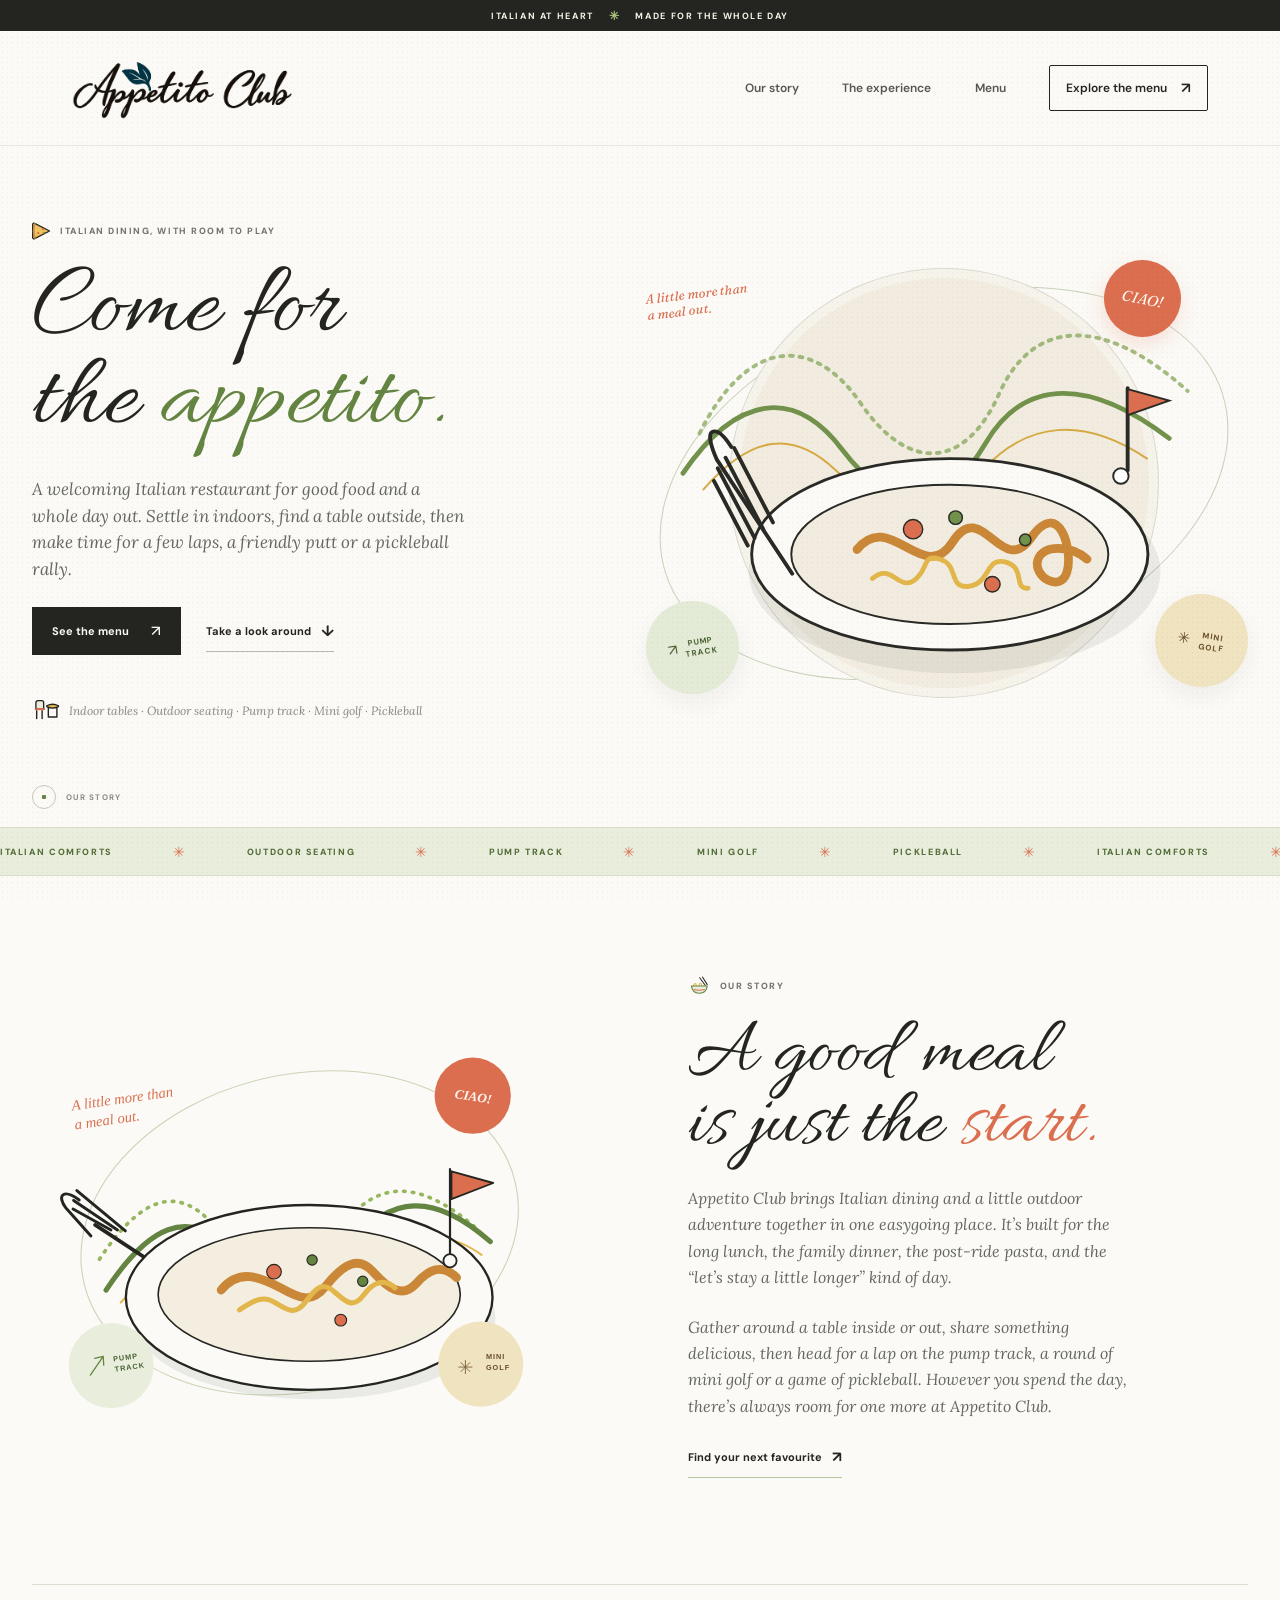
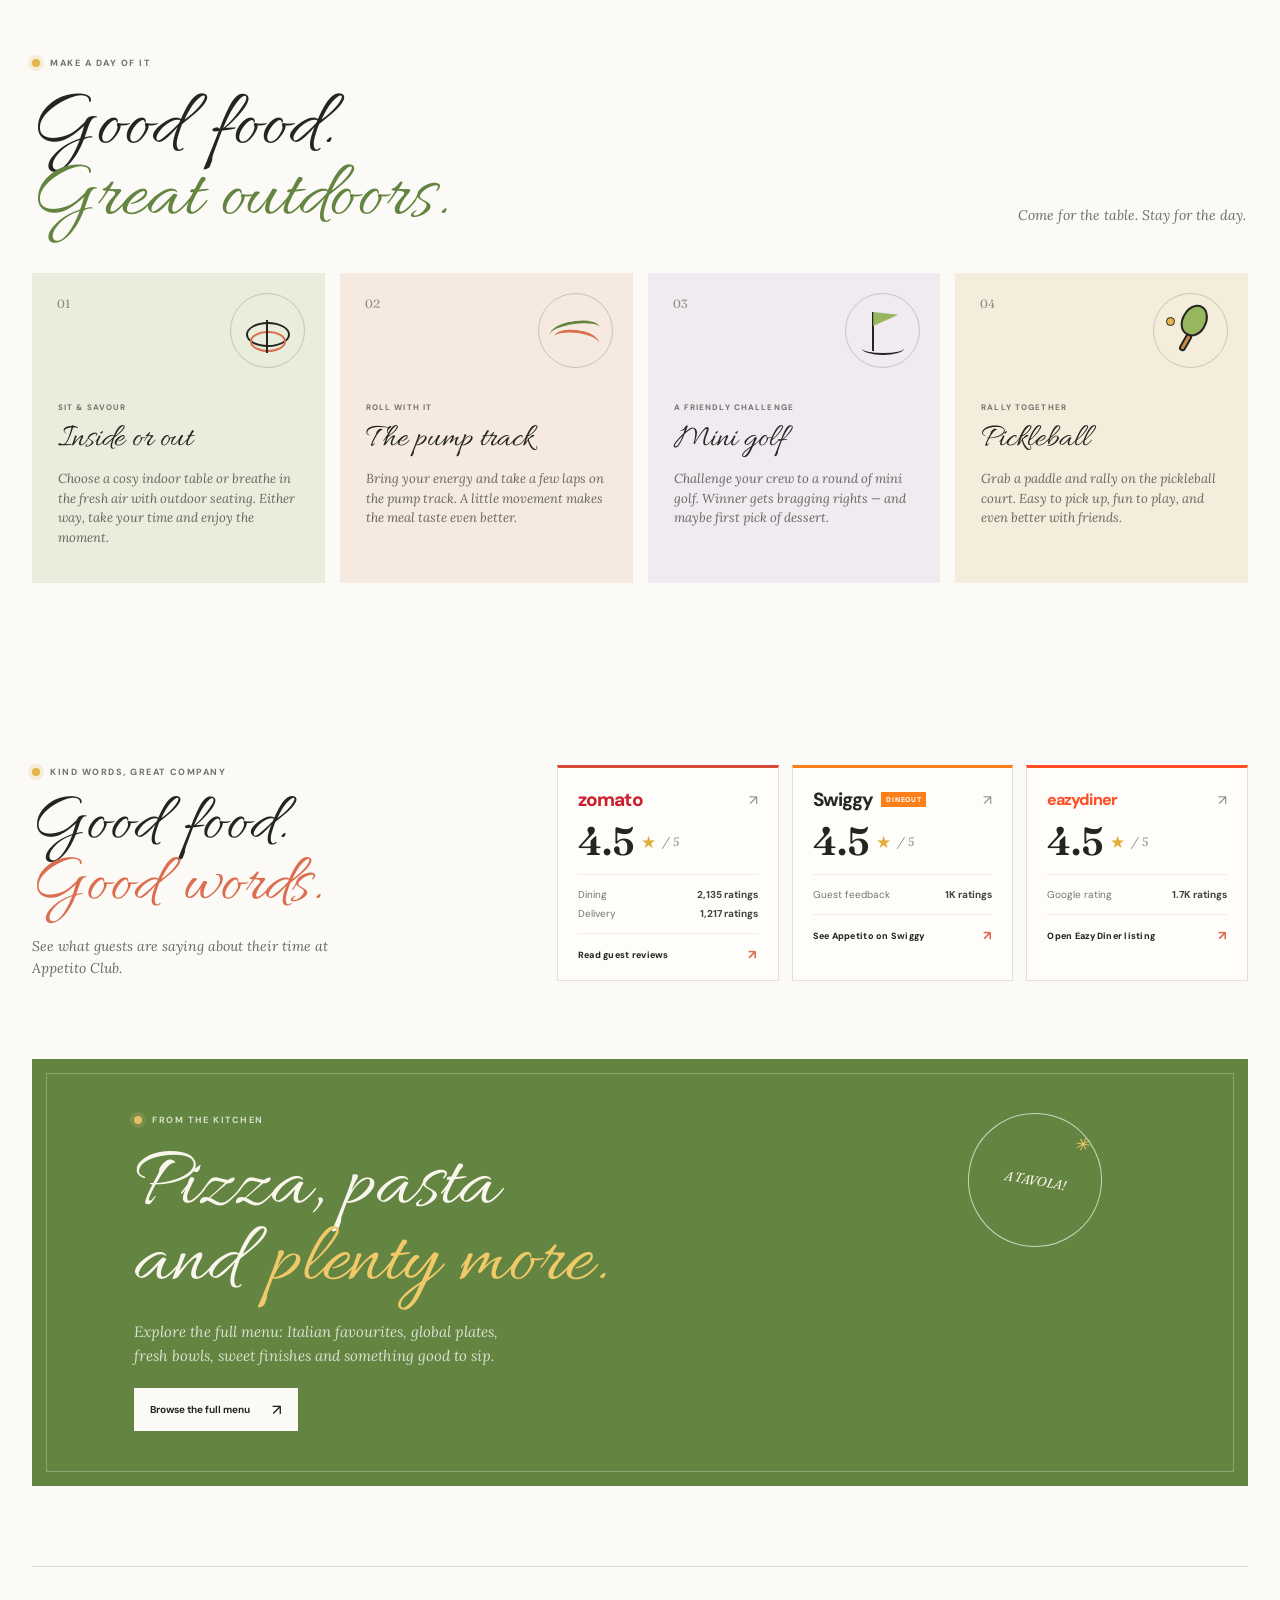
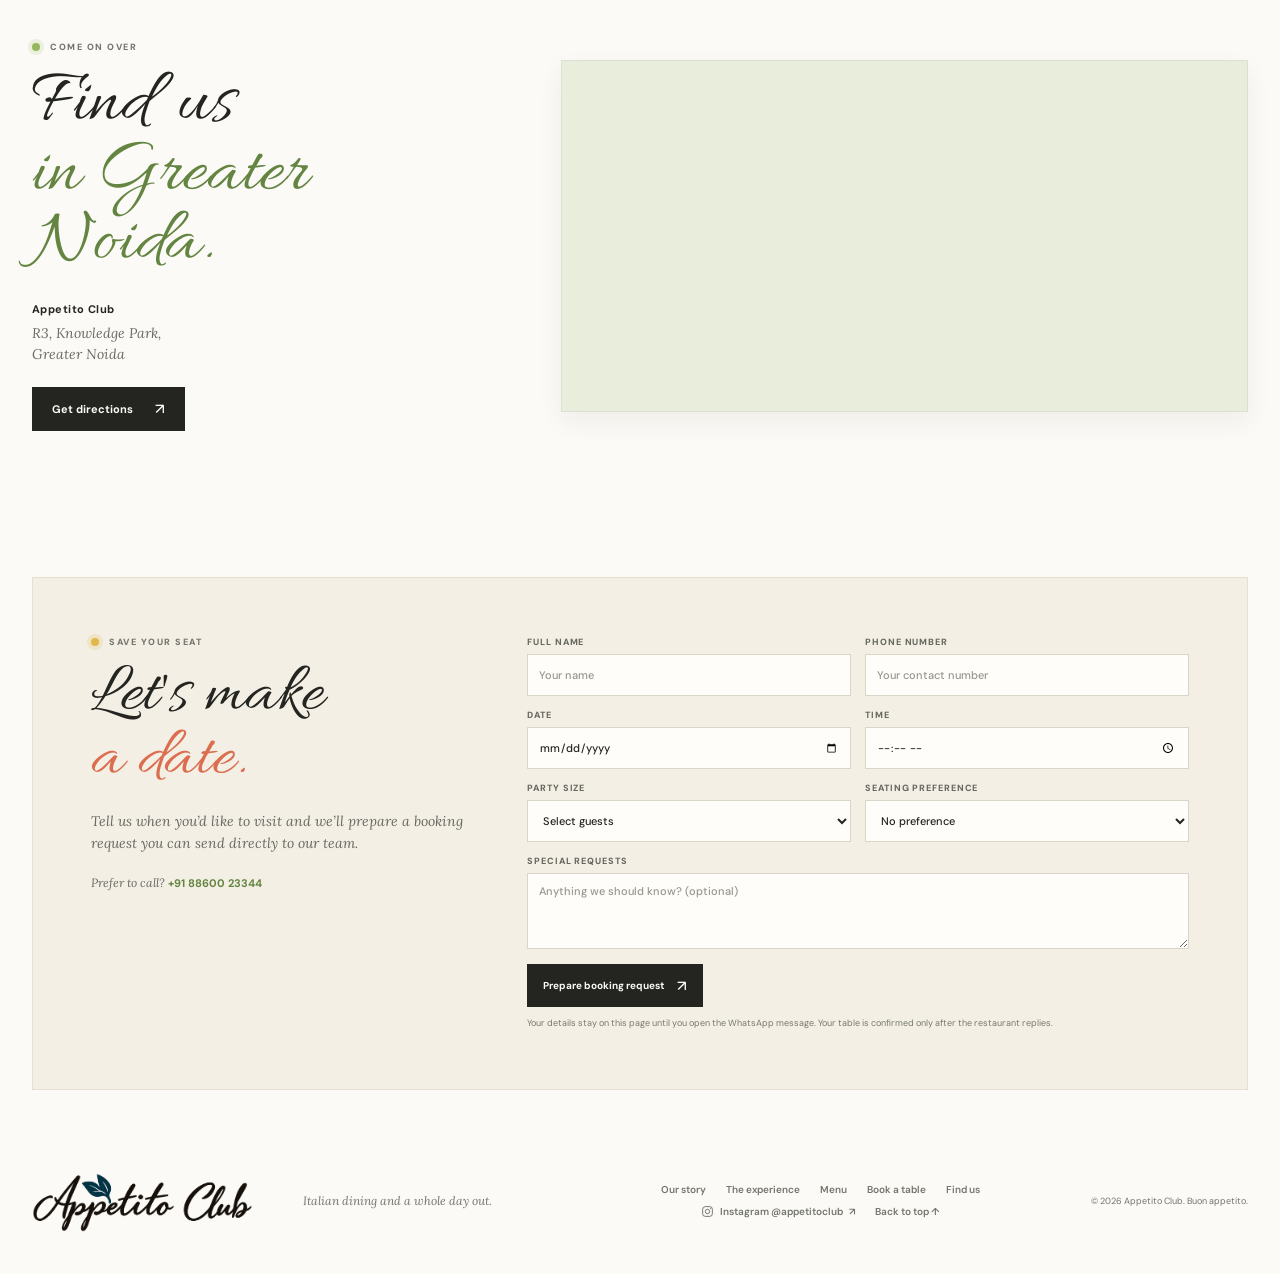
<file: index.html>
<!doctype html>
<html lang="en">
<head>
  <meta charset="utf-8"><meta name="viewport" content="width=device-width, initial-scale=1"><meta name="theme-color" content="#fbfaf6">
  <meta name="description" content="Appetito Club is an Italian restaurant for good food, fresh air and a whole day out. Dine indoors or outdoors, then enjoy the pump track, mini golf and pickleball.">
  <title>Appetito Club — Italian dining & a day out</title><link rel="icon" type="image/svg+xml" href="assets/appetito-favicon.svg"><link rel="stylesheet" href="styles.css"><script src="script.js" defer></script>
</head>
<body>
  <div class="topline"><span>ITALIAN AT HEART</span><i aria-hidden="true">✳</i><span>MADE FOR THE WHOLE DAY</span></div>
  <header class="site-header" id="top">
    <a class="brand" href="index.html" aria-label="Appetito Club home"><img class="brand-logo" src="assets/appetito-club-wordmark-separated.png" alt=""></a>
    <button class="nav-toggle" type="button" aria-expanded="false" aria-controls="primary-navigation" aria-label="Open navigation"><span></span><span></span></button>
    <nav class="primary-navigation" id="primary-navigation" aria-label="Main navigation"><a href="#story">Our story</a><a href="#experience">The experience</a><a href="menu.html">Menu</a><a class="nav-cta" href="menu.html">Explore the menu <span aria-hidden="true">↗</span></a></nav>
  </header>
  <main>
    <section class="hero section-wrap" aria-labelledby="hero-title">
      <div class="hero-copy"><p class="eyebrow"><svg class="eyebrow-pizza" viewBox="0 0 20 22" aria-hidden="true" focusable="false"><path d="M10 1.5 1.5 18c-.6 1.1.1 2.3 1.4 2.3h14.2c1.3 0 2-1.2 1.4-2.3L10 1.5Z" fill="#f1c35f" stroke="#242521" stroke-width="1.4" stroke-linejoin="round"/><path d="M2.2 17.8q7.8 2.8 15.6 0" fill="none" stroke="#c98b48" stroke-width="2" stroke-linecap="round"/><circle cx="8" cy="9" r="1.25" fill="#db6e4f"/><circle cx="12.4" cy="14" r="1.25" fill="#db6e4f"/><path d="M10.4 7.6q2.3-1.8 3 .1-1.3 1.6-3-.1Z" fill="#648441"/></svg> ITALIAN DINING, WITH ROOM TO PLAY</p>
        <h1 id="hero-title">Come for<br>the <em>appetito.</em></h1>
        <p class="hero-intro">A welcoming Italian restaurant for good food and a whole day out. Settle in indoors, find a table outside, then make time for a few laps, a friendly putt or a pickleball rally.</p>
        <div class="hero-actions"><a class="button button-dark" href="menu.html">See the menu <span aria-hidden="true">↗</span></a><a class="text-link" href="#experience">Take a look around <span aria-hidden="true">↓</span></a></div>
        <div class="hero-footnote"><svg class="mini-furniture" viewBox="0 0 36 30" aria-hidden="true" focusable="false"><path d="M5 14V5.5A2.5 2.5 0 0 1 7.5 3h5A2.5 2.5 0 0 1 15 5.5V14" fill="#e8eddc" stroke="#242521" stroke-width="1.7"/><path d="M4.5 14h11M6 16v10m7-10v10" fill="none" stroke="#242521" stroke-width="1.8" stroke-linecap="round"/><path d="M5 14h10" fill="none" stroke="#db6e4f" stroke-width="2.7" stroke-linecap="round"/><path d="M19 9.5q7.5-3.8 15 0v1.2q-7.5 3.8-15 0V9.5Z" fill="#e2b64b" stroke="#242521" stroke-width="1.7" stroke-linejoin="round"/><path d="M21 12v12m11-12v12m-11 0h11" fill="none" stroke="#242521" stroke-width="1.8" stroke-linecap="round" stroke-linejoin="round"/></svg> Indoor tables · Outdoor seating · Pump track · Mini golf · Pickleball</div>
      </div>
      <div class="hero-scene" aria-label="Illustration of a dinner table beside a pump track and mini golf green">
        <div class="scene-sun" aria-hidden="true">CIAO!</div>
        <svg class="scene-svg" viewBox="0 0 600 490" role="img" aria-labelledby="scene-title scene-desc">
          <title id="scene-title">Dinner and play at Appetito Club</title><desc id="scene-desc">A hand-drawn pasta plate sits in front of rolling pump track lines and a small golf flag.</desc>
          <path class="track-line track-back" d="M47 194c48-97 116-105 167-31s109 66 143-10 105-84 195-3"/><path class="track-line track-front" d="M30 235c56-82 116-89 165-24s107 63 148-7 110-66 190-5"/><path class="track-line track-accent" d="M51 252c50-57 93-62 137-20s104 53 151 1 105-57 171-13"/>
          <ellipse class="plate-shadow" cx="311" cy="337" rx="213" ry="105"/><ellipse class="plate" cx="306" cy="319" rx="205" ry="99"/><ellipse class="plate-inner" cx="306" cy="319" rx="164" ry="72"/>
          <path class="pasta-line" d="M210 314c34-43 69 39 99-8s51 39 81-4 44 15 37 36-35 4-30-13 35-15 51-1"/><path class="pasta-line pasta-two" d="M226 344c19-17 27 13 43 2s7-28 27-22 8 31 30 28 17-31 38-25 7 28 23 27"/>
          <circle class="tomato-dot" cx="268" cy="293" r="10"/><circle class="tomato-dot" cx="350" cy="350" r="8"/><circle class="leaf-dot" cx="312" cy="281" r="7"/><circle class="leaf-dot" cx="384" cy="304" r="6"/>
          <path class="golf-flag-pole" d="M490 232v-85"/><path class="golf-flag" d="M490 148l43 12-43 15z"/><circle class="golf-ball" cx="483" cy="238" r="8"/>
          <path class="fork-line" d="M123 286l-40-77m30 84-39-74m30 83-38-72m31 80-35-67"/><path class="fork-handle" d="M80 208c-5-8-13-18-19-16-7 2 0 20 4 29l78 118"/>
        </svg>
        <div class="scene-label scene-label-track"><span aria-hidden="true">↗</span><b>PUMP<br>TRACK</b></div><div class="scene-label scene-label-golf"><span aria-hidden="true">✳</span><b>MINI<br>GOLF</b></div>
        <div class="scene-caption">A little more than<br>a meal out.</div>
      </div>
      <a class="scroll-cue" href="#story"><span></span> OUR STORY</a>
    </section>
    <section class="ticker" aria-label="Appetito Club experience"><div class="ticker-track" aria-hidden="true"><span>ITALIAN COMFORTS</span><b>✳</b><span>OUTDOOR SEATING</span><b>✳</b><span>PUMP TRACK</span><b>✳</b><span>MINI GOLF</span><b>✳</b><span>PICKLEBALL</span><b>✳</b><span>ITALIAN COMFORTS</span><b>✳</b><span>OUTDOOR SEATING</span><b>✳</b><span>PUMP TRACK</span><b>✳</b><span>MINI GOLF</span><b>✳</b><span>PICKLEBALL</span><b>✳</b></div></section>
    <section class="story section-wrap" id="story" aria-labelledby="story-title">
      <div class="story-art" aria-hidden="true"><img class="story-illustration" src="assets/appetito-story-illustration.svg" alt=""></div>
      <div class="story-copy"><p class="eyebrow eyebrow-green"><svg class="eyebrow-noodles" viewBox="0 0 32 28" aria-hidden="true" focusable="false"><path d="m17 2 8 11M21 1l7 11" fill="none" stroke="#242521" stroke-width="1.5" stroke-linecap="round"/><path d="M8 14c1-4 3-5 4-1s3 4 4 0 3-4 4 0 3 4 4 0" fill="none" stroke="#e2b64b" stroke-width="1.6" stroke-linecap="round"/><path d="M5 14h23c-.8 6.6-5.3 10.5-11.5 10.5S5.8 20.6 5 14Z" fill="#e8eddc" stroke="#648441" stroke-width="1.7" stroke-linejoin="round"/><path d="M9 19q6 2.2 15 0" fill="none" stroke="#db6e4f" stroke-width="1.5" stroke-linecap="round"/></svg> OUR STORY</p><h2 id="story-title">A good meal<br>is just the <em>start.</em></h2>
        <p>Appetito Club brings Italian dining and a little outdoor adventure together in one easygoing place. It’s built for the long lunch, the family dinner, the post-ride pasta, and the “let’s stay a little longer” kind of day.</p>
        <p>Gather around a table inside or out, share something delicious, then head for a lap on the pump track, a round of mini golf or a game of pickleball. However you spend the day, there’s always room for one more at Appetito Club.</p>
        <a class="text-link text-link-green" href="menu.html">Find your next favourite <span aria-hidden="true">↗</span></a>
      </div>
    </section>
    <section class="experience section-wrap" id="experience" aria-labelledby="experience-title">
      <div class="section-heading"><div><p class="eyebrow eyebrow-orange"><span class="eyebrow-dot"></span> MAKE A DAY OF IT</p><h2 id="experience-title">Good food.<br><em>Great outdoors.</em></h2></div><p class="section-heading-note">Come for the table. Stay for the day.</p></div>
      <div class="experience-grid">
        <article class="experience-card dining-card"><span class="experience-number">01</span><span class="experience-icon icon-dining" aria-hidden="true"><i></i><b></b><em></em></span><p class="card-kicker">SIT & SAVOUR</p><h3>Inside or out</h3><p>Choose a cosy indoor table or breathe in the fresh air with outdoor seating. Either way, take your time and enjoy the moment.</p></article>
        <article class="experience-card track-card"><span class="experience-number">02</span><span class="experience-icon icon-track" aria-hidden="true"><i></i><b></b></span><p class="card-kicker">ROLL WITH IT</p><h3>The pump track</h3><p>Bring your energy and take a few laps on the pump track. A little movement makes the meal taste even better.</p></article>
        <article class="experience-card golf-card"><span class="experience-number">03</span><span class="experience-icon icon-golf" aria-hidden="true"><i></i><b></b><em></em></span><p class="card-kicker">A FRIENDLY CHALLENGE</p><h3>Mini golf</h3><p>Challenge your crew to a round of mini golf. Winner gets bragging rights — and maybe first pick of dessert.</p></article>
        <article class="experience-card pickle-card"><span class="experience-number">04</span><span class="experience-icon icon-pickle" aria-hidden="true"><i></i><b></b><em></em></span><p class="card-kicker">RALLY TOGETHER</p><h3>Pickleball</h3><p>Grab a paddle and rally on the pickleball court. Easy to pick up, fun to play, and even better with friends.</p></article>
      </div>
    </section>
    <section class="review-proof section-wrap" id="reviews" aria-labelledby="reviews-title">
      <div class="review-proof-copy"><p class="eyebrow eyebrow-orange"><span class="eyebrow-dot"></span> KIND WORDS, GREAT COMPANY</p><h2 id="reviews-title">Good food.<br><em>Good words.</em></h2><p>See what guests are saying about their time at Appetito Club.</p></div>
      <div class="review-rating-grid" aria-label="Appetito Club ratings">
        <a class="rating-card rating-card-zomato" href="https://www.zomato.com/ncr/appetito-knowledge-park-greater-noida" target="_blank" rel="noopener noreferrer" aria-label="Read Appetito Club reviews on Zomato">
          <div class="rating-card-head"><span class="review-brand review-brand-zomato">zomato</span><span class="rating-external" aria-hidden="true">↗</span></div>
          <div class="rating-overall"><strong>4.5</strong><span class="rating-star" aria-hidden="true">★</span><span class="rating-scale">/ 5</span></div>
          <div class="rating-lines"><div><span>Dining</span><strong>2,135 ratings</strong></div><div><span>Delivery</span><strong>1,217 ratings</strong></div></div>
          <span class="rating-cta">Read guest reviews <span aria-hidden="true">↗</span></span>
        </a>
        <a class="rating-card rating-card-swiggy" href="https://www.swiggy.com/restaurants/noida-1/greater-noida/appetito-898037/dineout" target="_blank" rel="noopener noreferrer" aria-label="Read Appetito Club ratings on Swiggy Dineout">
          <div class="rating-card-head"><span class="review-brand review-brand-swiggy">Swiggy</span><span class="swiggy-dineout">DINEOUT</span><span class="rating-external" aria-hidden="true">↗</span></div>
          <div class="rating-overall"><strong>4.5</strong><span class="rating-star" aria-hidden="true">★</span><span class="rating-scale">/ 5</span></div>
          <div class="rating-lines"><div><span>Guest feedback</span><strong>1K ratings</strong></div></div>
          <span class="rating-cta">See Appetito on Swiggy <span aria-hidden="true">↗</span></span>
        </a>
        <a class="rating-card rating-card-eazydiner" href="https://www.eazydiner.com/delhi-ncr/appetito-knowledge-park-ii-noida-694718" target="_blank" rel="noopener noreferrer" aria-label="Open the Appetito EazyDiner listing and Google rating">
          <div class="rating-card-head"><span class="review-brand review-brand-eazydiner">eazydiner</span><span class="rating-external" aria-hidden="true">↗</span></div>
          <div class="rating-overall"><strong>4.5</strong><span class="rating-star" aria-hidden="true">★</span><span class="rating-scale">/ 5</span></div>
          <div class="rating-lines"><div><span>Google rating</span><strong>1.7K ratings</strong></div></div>
          <span class="rating-cta">Open EazyDiner listing <span aria-hidden="true">↗</span></span>
        </a>
      </div>
    </section>
    <section class="home-menu-cta section-wrap" aria-labelledby="cta-title"><div class="cta-sticker" aria-hidden="true">A TAVOLA!<span>✳</span></div><p class="eyebrow"><span class="eyebrow-dot"></span> FROM THE KITCHEN</p><h2 id="cta-title">Pizza, pasta<br>and <em>plenty more.</em></h2><p>Explore the full menu: Italian favourites, global plates, fresh bowls, sweet finishes and something good to sip.</p><a class="button button-light" href="menu.html">Browse the full menu <span aria-hidden="true">↗</span></a></section>
    <section class="location-section section-wrap" id="find-us" aria-labelledby="location-title">
      <div class="location-copy"><p class="eyebrow eyebrow-green"><span class="eyebrow-dot"></span> COME ON OVER</p><h2 id="location-title">Find us<br><em>in Greater Noida.</em></h2><address><strong>Appetito Club</strong><span>R3, Knowledge Park,<br>Greater Noida</span></address><a class="button button-dark directions-button" href="https://www.google.com/maps/place/appetito/data=!4m2!3m1!1s0x390ceb7ba20095bd:0xc68d8941931ff969?sa=X&amp;ved=1t:242&amp;ictx=111" target="_blank" rel="noopener noreferrer">Get directions <span aria-hidden="true">↗</span></a></div>
      <div class="map-frame"><iframe title="Map showing Appetito Club in Knowledge Park, Greater Noida" src="https://maps.google.com/maps?q=Appetito%20Club%2C%20R3%20Knowledge%20Park%2C%20Greater%20Noida&amp;output=embed" loading="lazy" referrerpolicy="no-referrer-when-downgrade" allowfullscreen></iframe></div>
    </section>
    <section class="booking-section section-wrap" id="booking" aria-labelledby="booking-title">
      <div class="booking-intro"><p class="eyebrow eyebrow-orange"><span class="eyebrow-dot"></span> SAVE YOUR SEAT</p><h2 id="booking-title">Let's make<br><em>a date.</em></h2><p>Tell us when you’d like to visit and we’ll prepare a booking request you can send directly to our team.</p><p class="booking-contact">Prefer to call? <a href="tel:+918860023344">+91 88600 23344</a></p></div>
      <form class="booking-form" id="booking-form">
        <label>Full name<input type="text" name="name" autocomplete="name" placeholder="Your name" minlength="2" required></label>
        <label>Phone number<input type="tel" name="phone" autocomplete="tel" placeholder="Your contact number" required></label>
        <label>Date<input type="date" name="date" required></label>
        <label>Time<input type="time" name="time" required></label>
        <label>Party size<select name="guests" required><option value="" selected disabled>Select guests</option><option>1 guest</option><option>2 guests</option><option>3 guests</option><option>4 guests</option><option>5 guests</option><option>6 guests</option><option>7 guests</option><option>8 guests</option><option>9 guests</option><option>10 guests</option><option>11 guests</option><option>12 guests</option><option>13+ guests</option></select></label>
        <label>Seating preference<select name="seating"><option>No preference</option><option>Indoor</option><option>Outdoor</option></select></label>
        <label class="booking-notes">Special requests<textarea name="notes" rows="3" placeholder="Anything we should know? (optional)"></textarea></label>
        <div class="booking-submit"><button class="button button-dark" type="submit">Prepare booking request <span aria-hidden="true">↗</span></button><a class="button button-whatsapp" id="booking-whatsapp-link" href="#" target="_blank" rel="noopener noreferrer" hidden>Review in WhatsApp <span aria-hidden="true">↗</span></a><p class="booking-status" id="booking-status" role="status" aria-live="polite">Your details stay on this page until you open the WhatsApp message. Your table is confirmed only after the restaurant replies.</p></div>
      </form>
    </section>
  </main>
  <footer class="site-footer"><a class="brand footer-brand" href="index.html" aria-label="Appetito Club home"><img class="brand-logo" src="assets/appetito-club-wordmark-separated.png" alt=""></a><p>Italian dining and a whole day out.</p><nav class="footer-links" aria-label="Footer navigation"><a href="#story">Our story</a><a href="#experience">The experience</a><a href="menu.html">Menu</a><a href="#booking">Book a table</a><a href="#find-us">Find us</a><a class="social-link" href="https://www.instagram.com/appetitoclub/?hl=en" target="_blank" rel="noopener noreferrer" aria-label="Appetito Club on Instagram, @appetitoclub"><svg viewBox="0 0 24 24" aria-hidden="true" focusable="false"><rect x="3" y="3" width="18" height="18" rx="5"/><circle cx="12" cy="12" r="4"/><circle class="instagram-flash" cx="17.5" cy="6.5" r="1"/></svg><span>Instagram @appetitoclub</span><span aria-hidden="true">↗</span></a><a href="#top">Back to top ↑</a></nav><small>© <span id="year">2026</span> Appetito Club. Buon appetito.</small></footer>
</body>
</html>
</file>
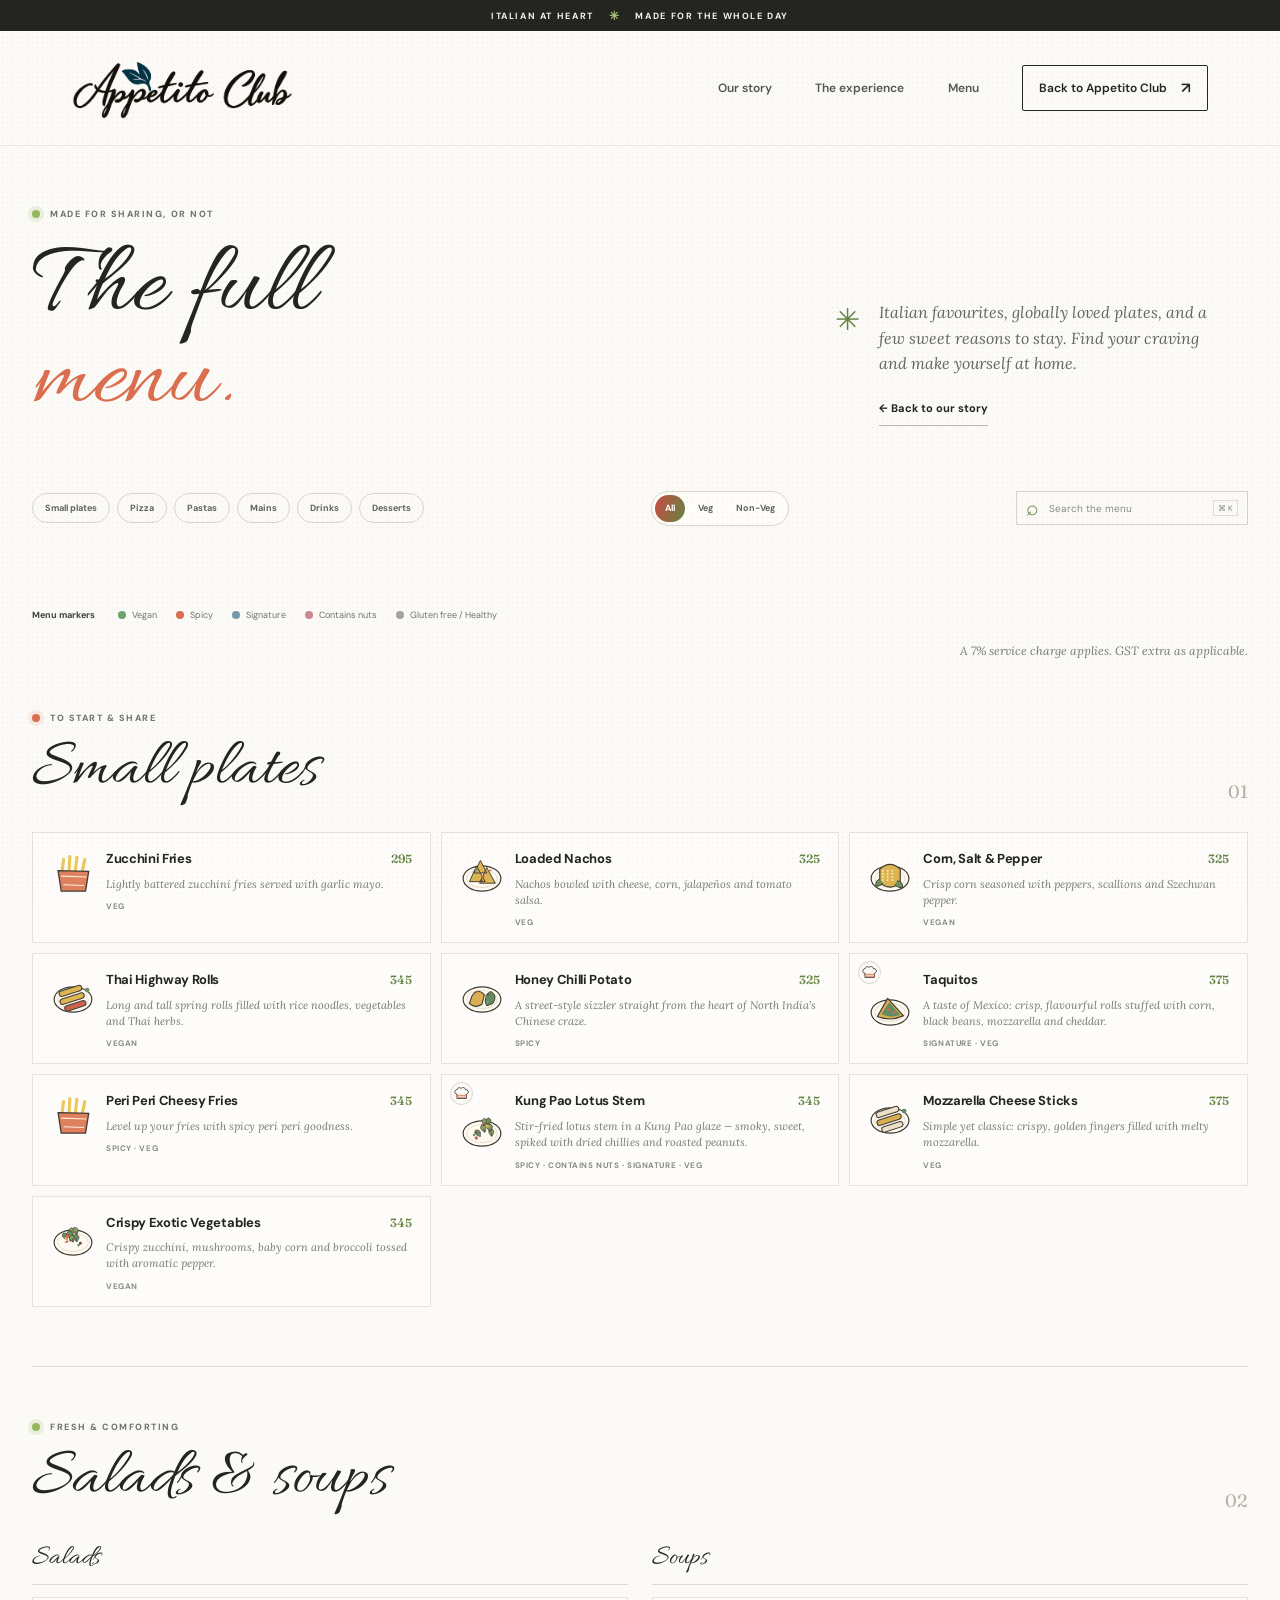
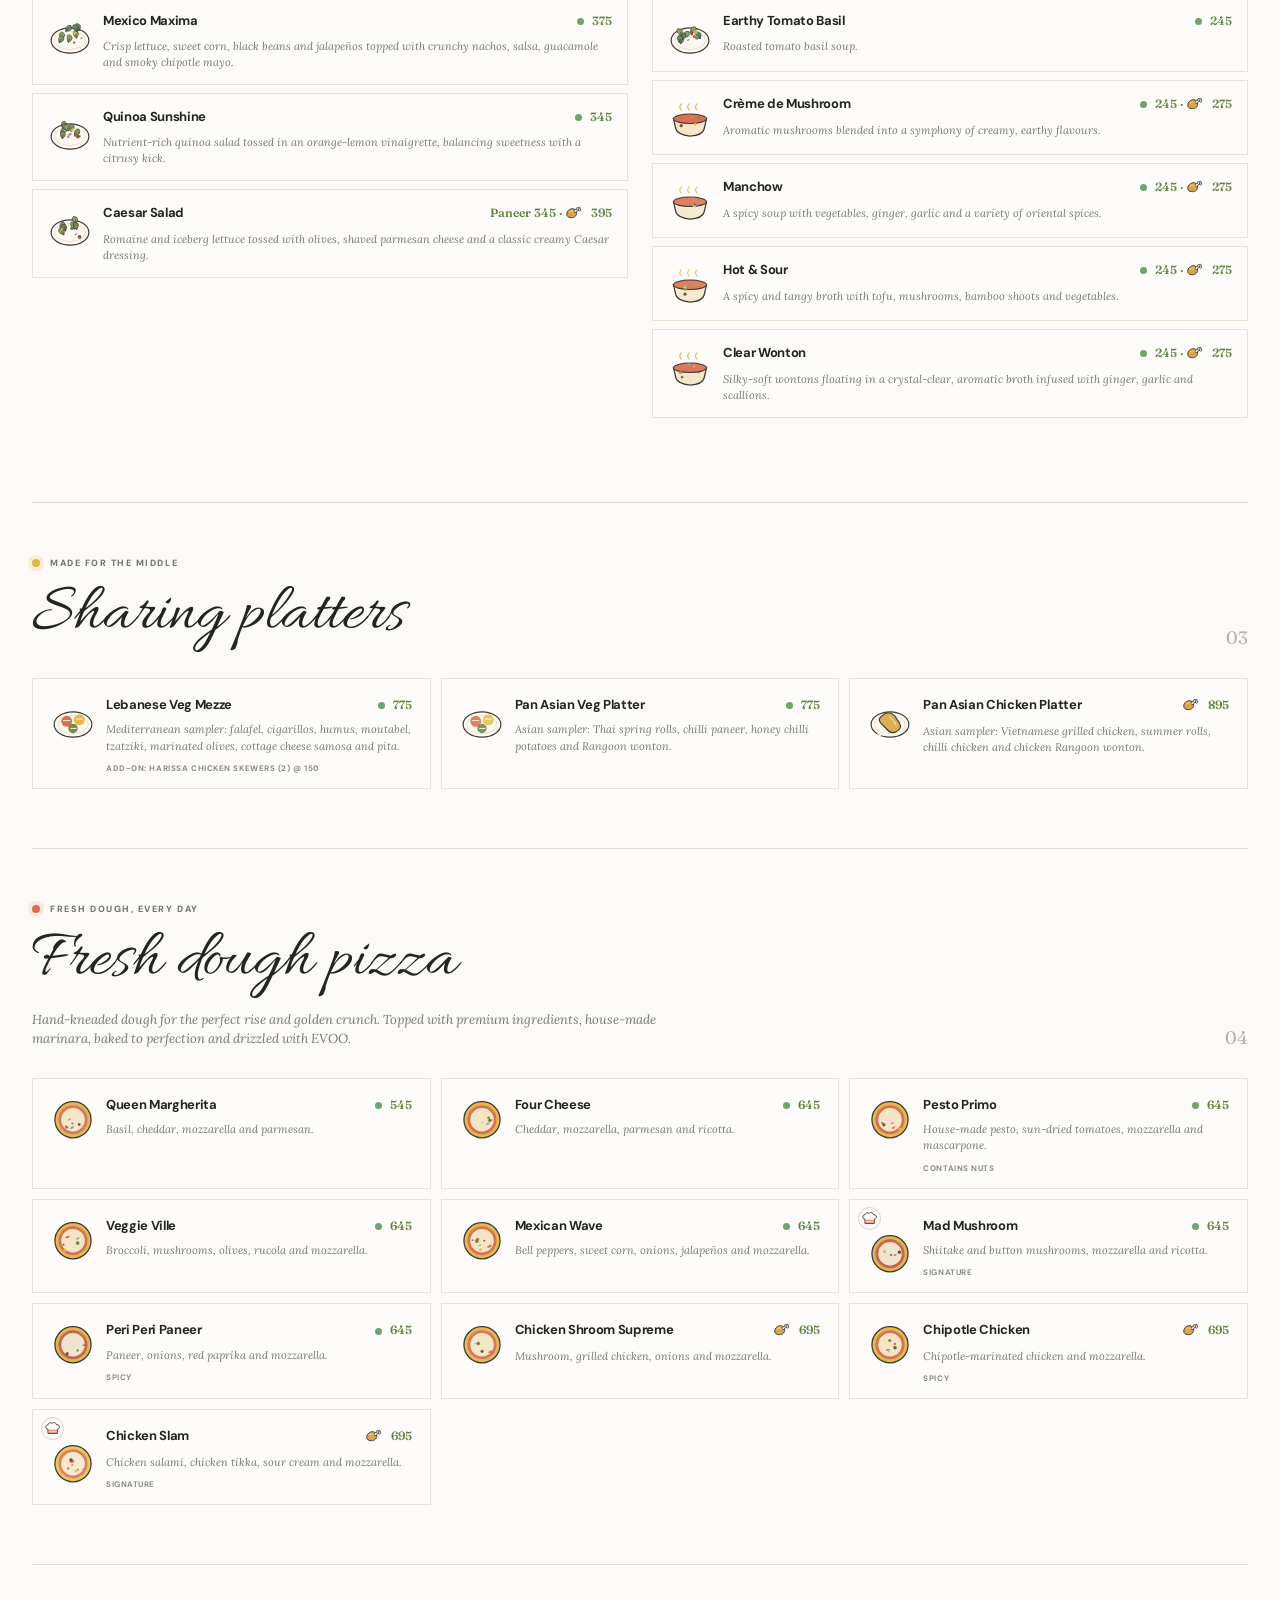
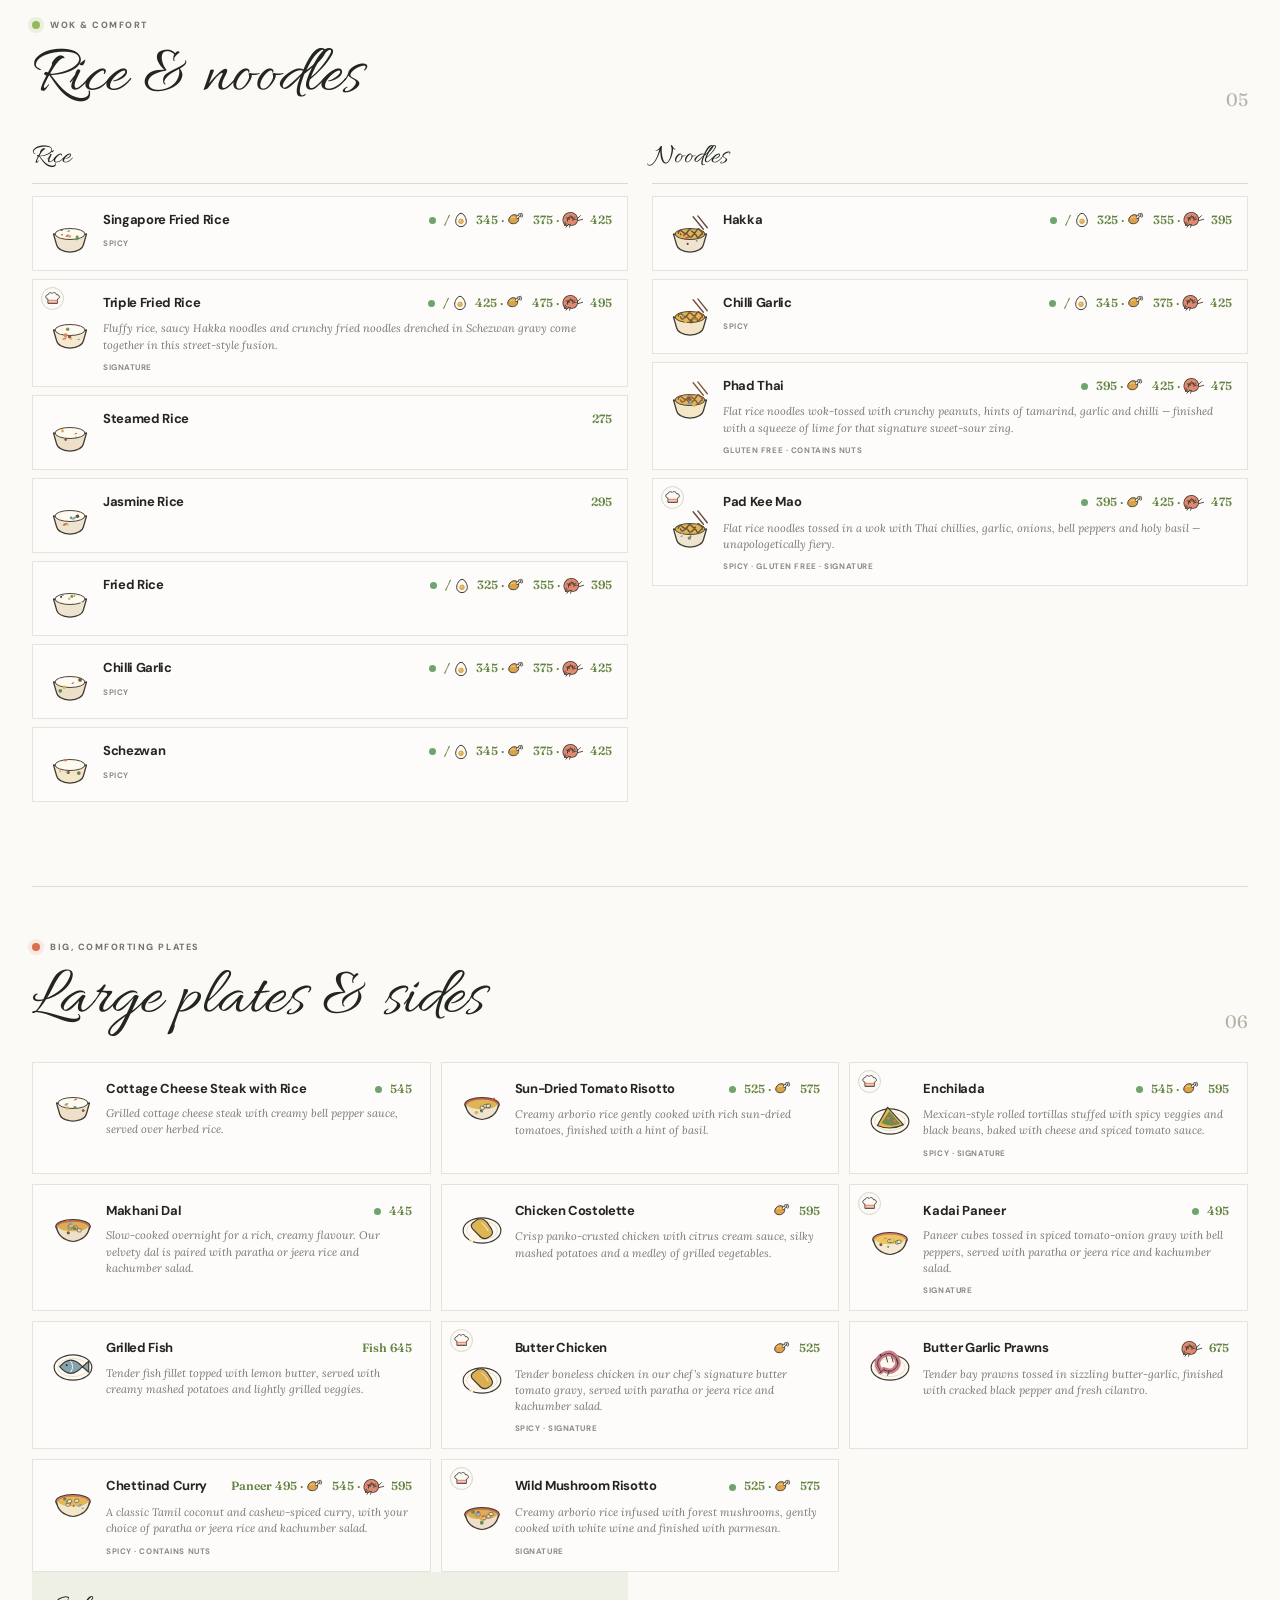
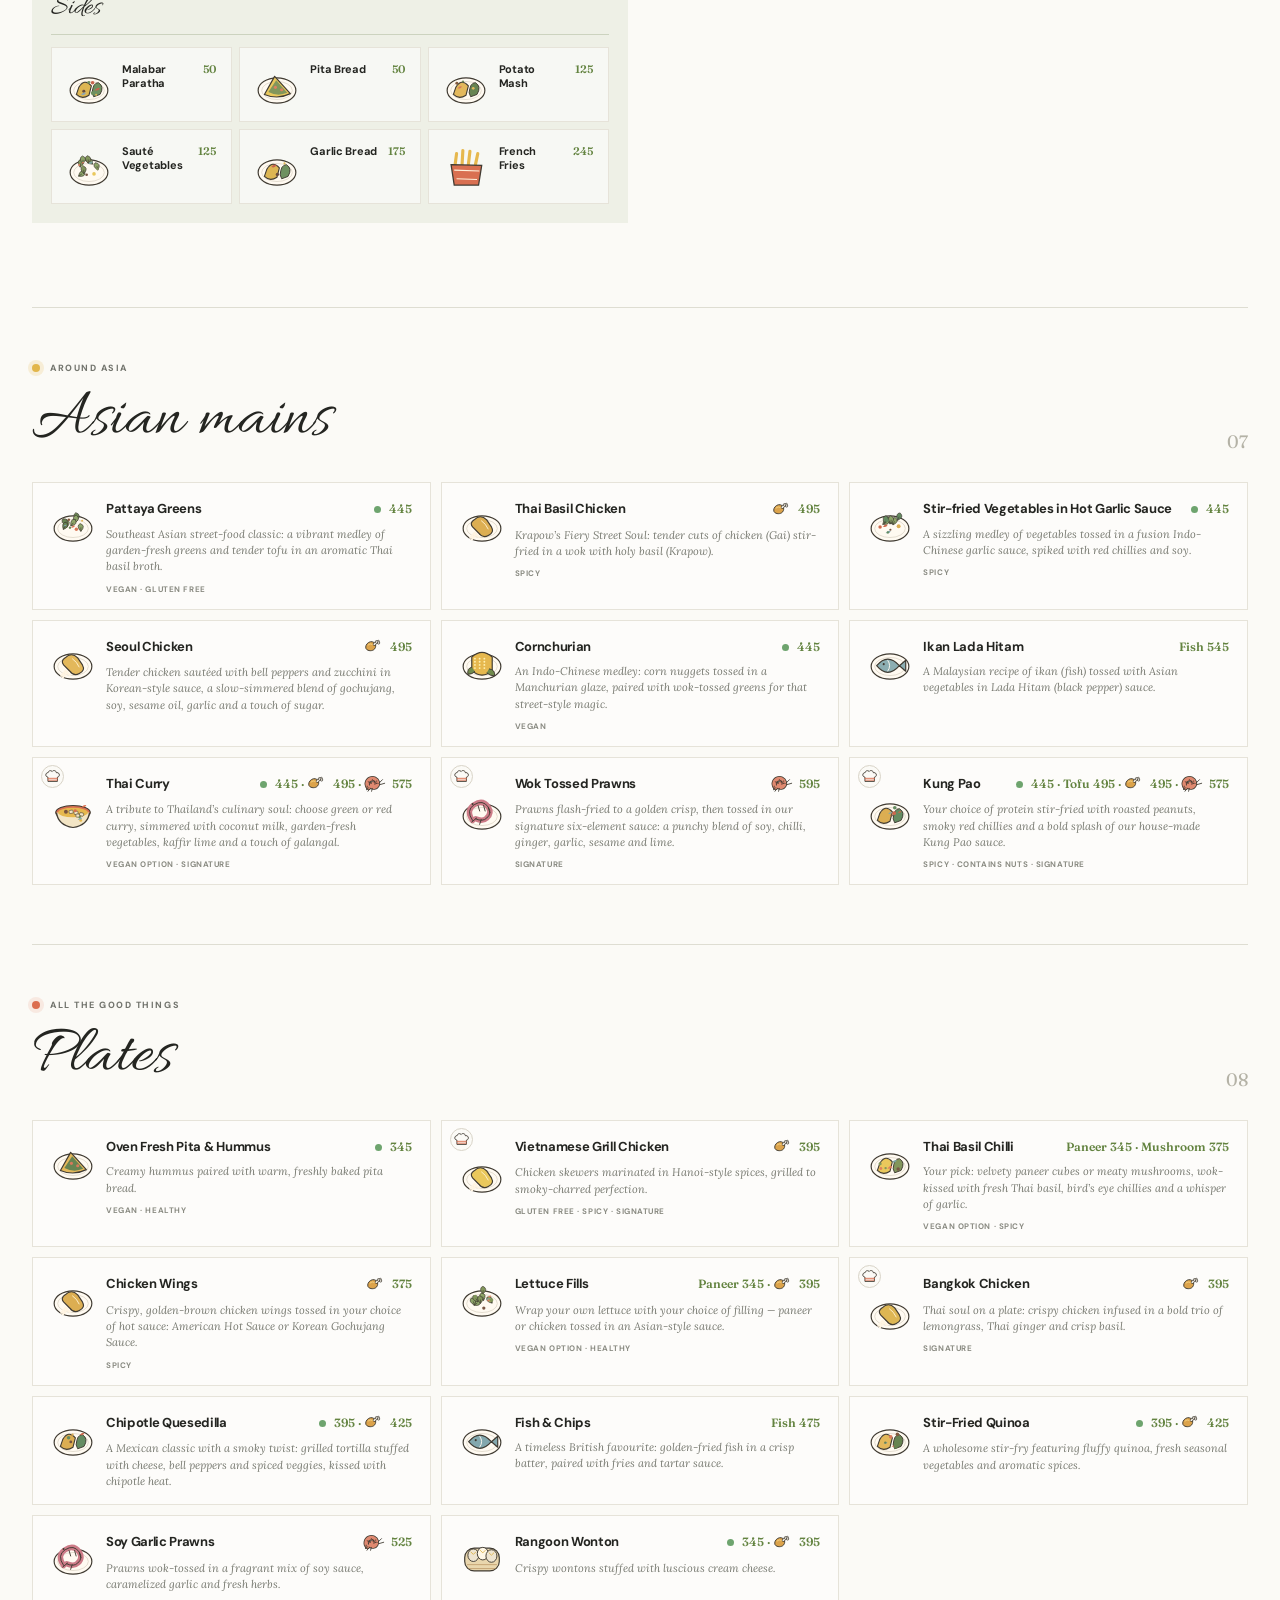
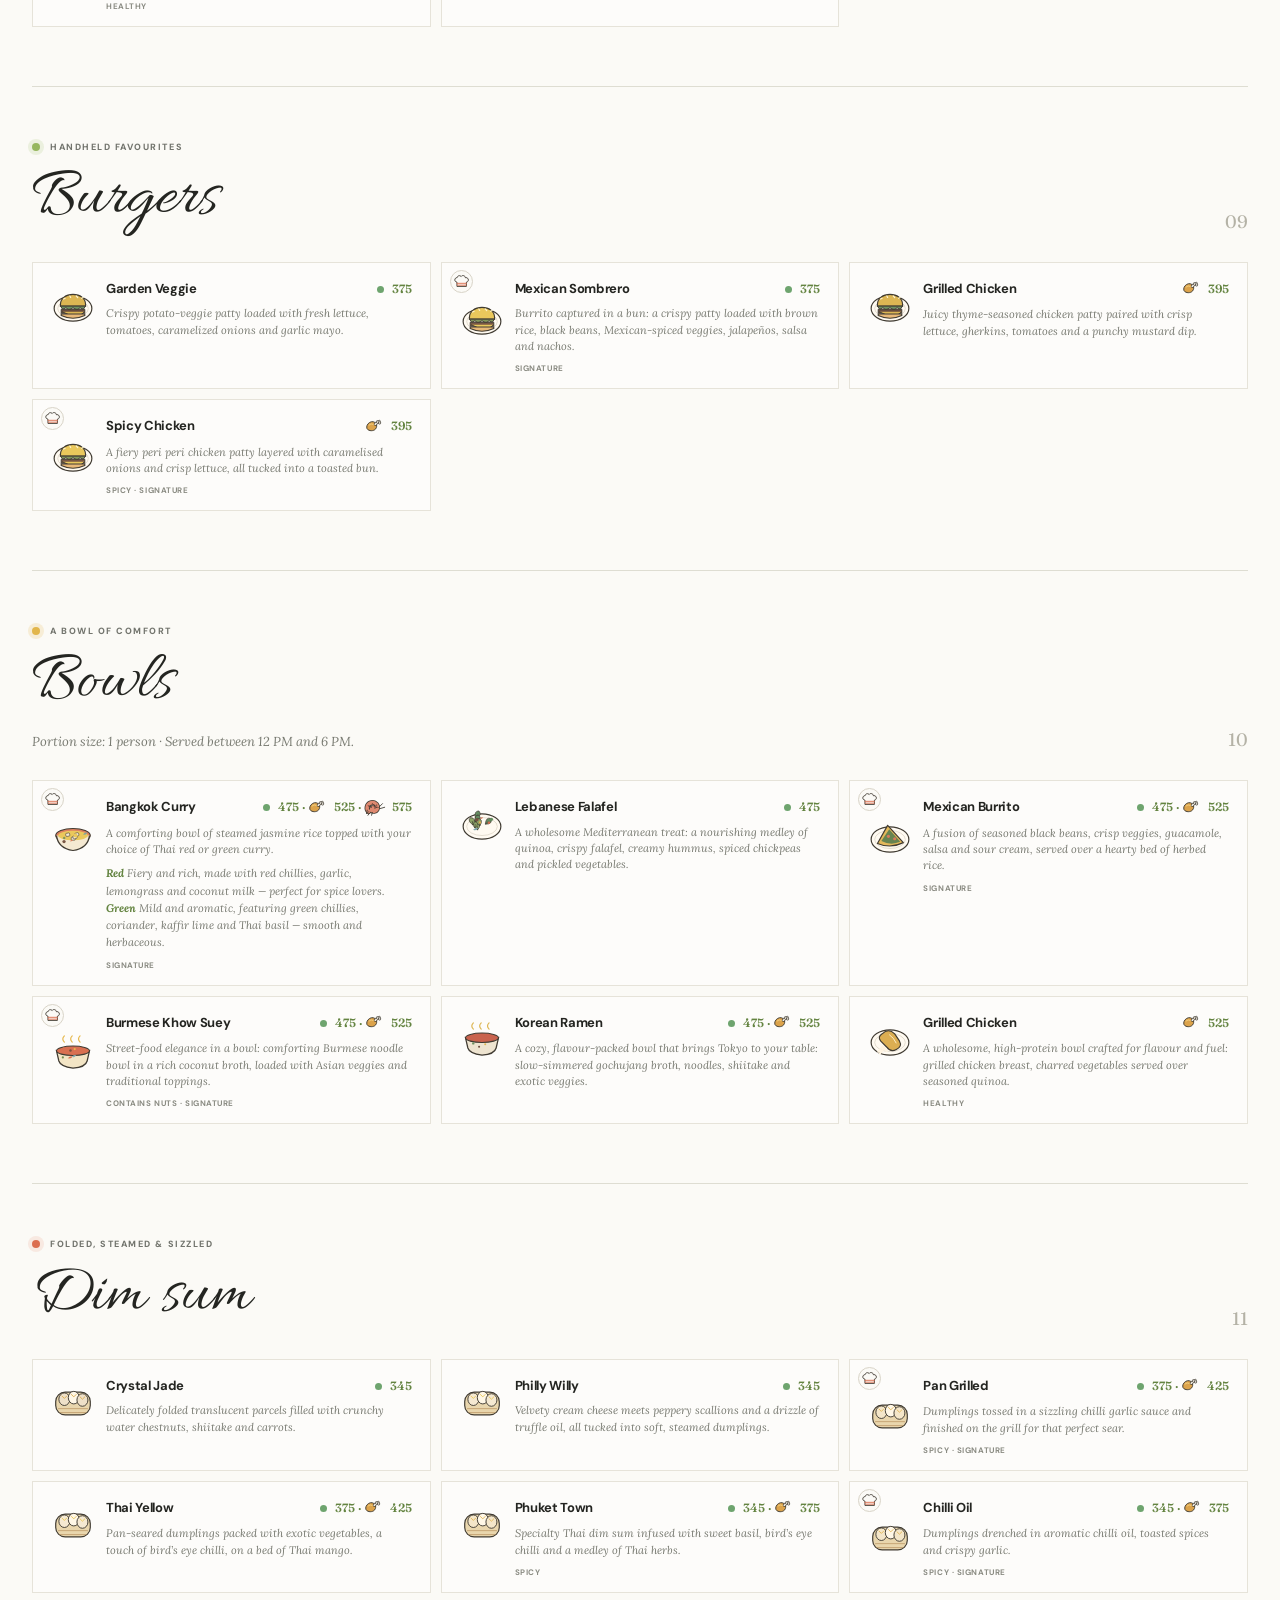
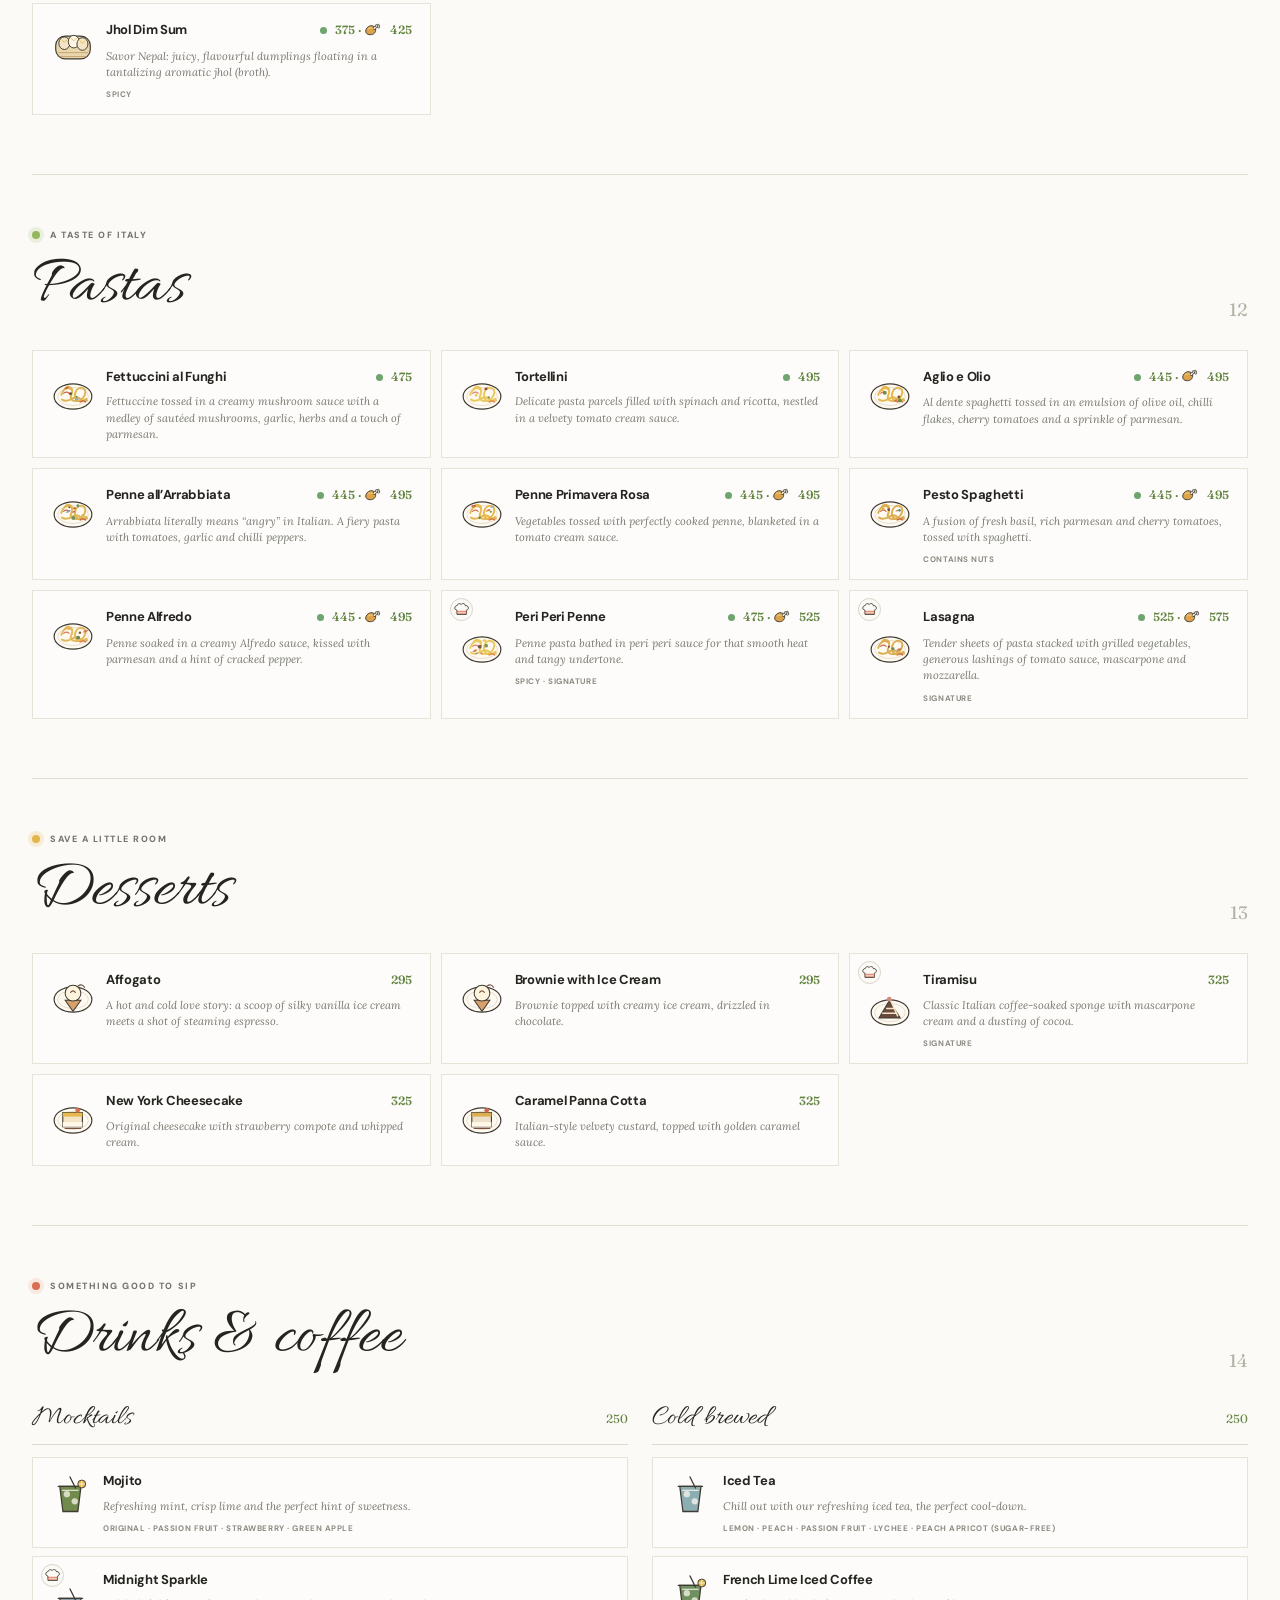
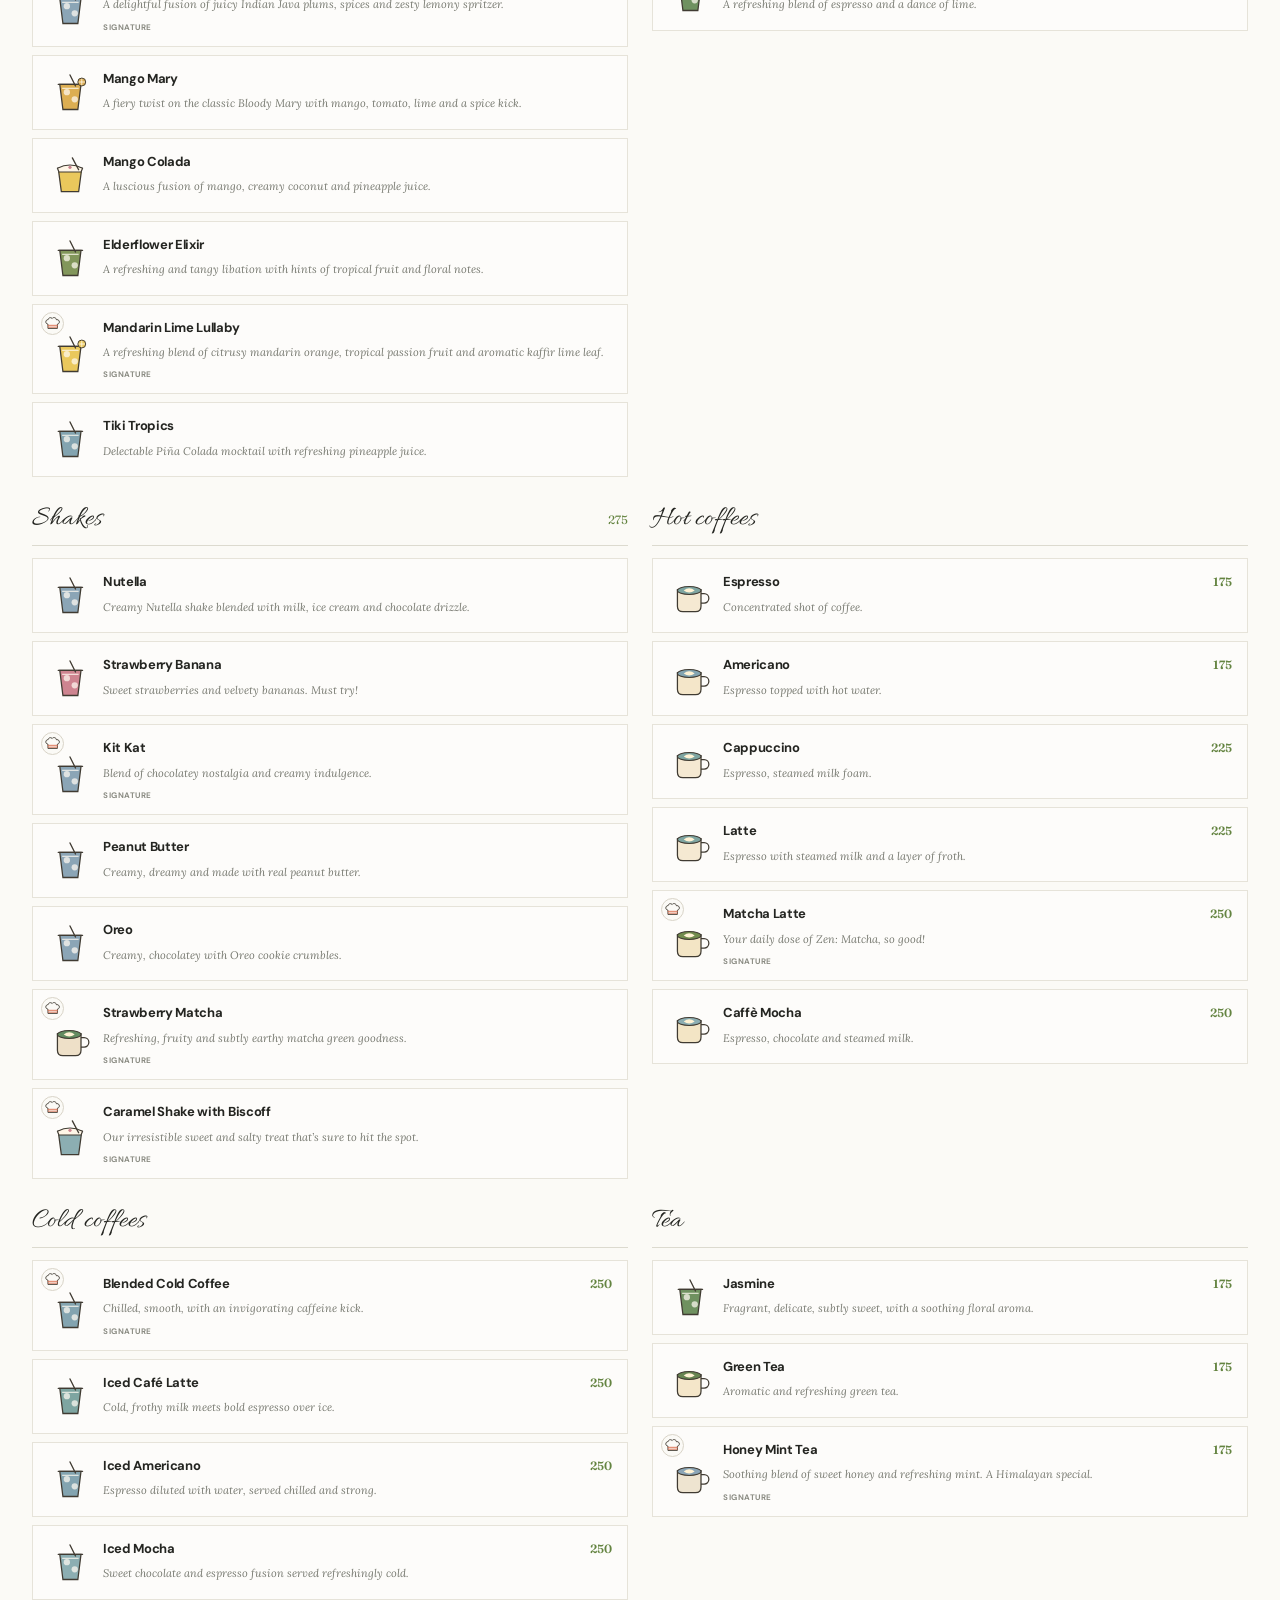
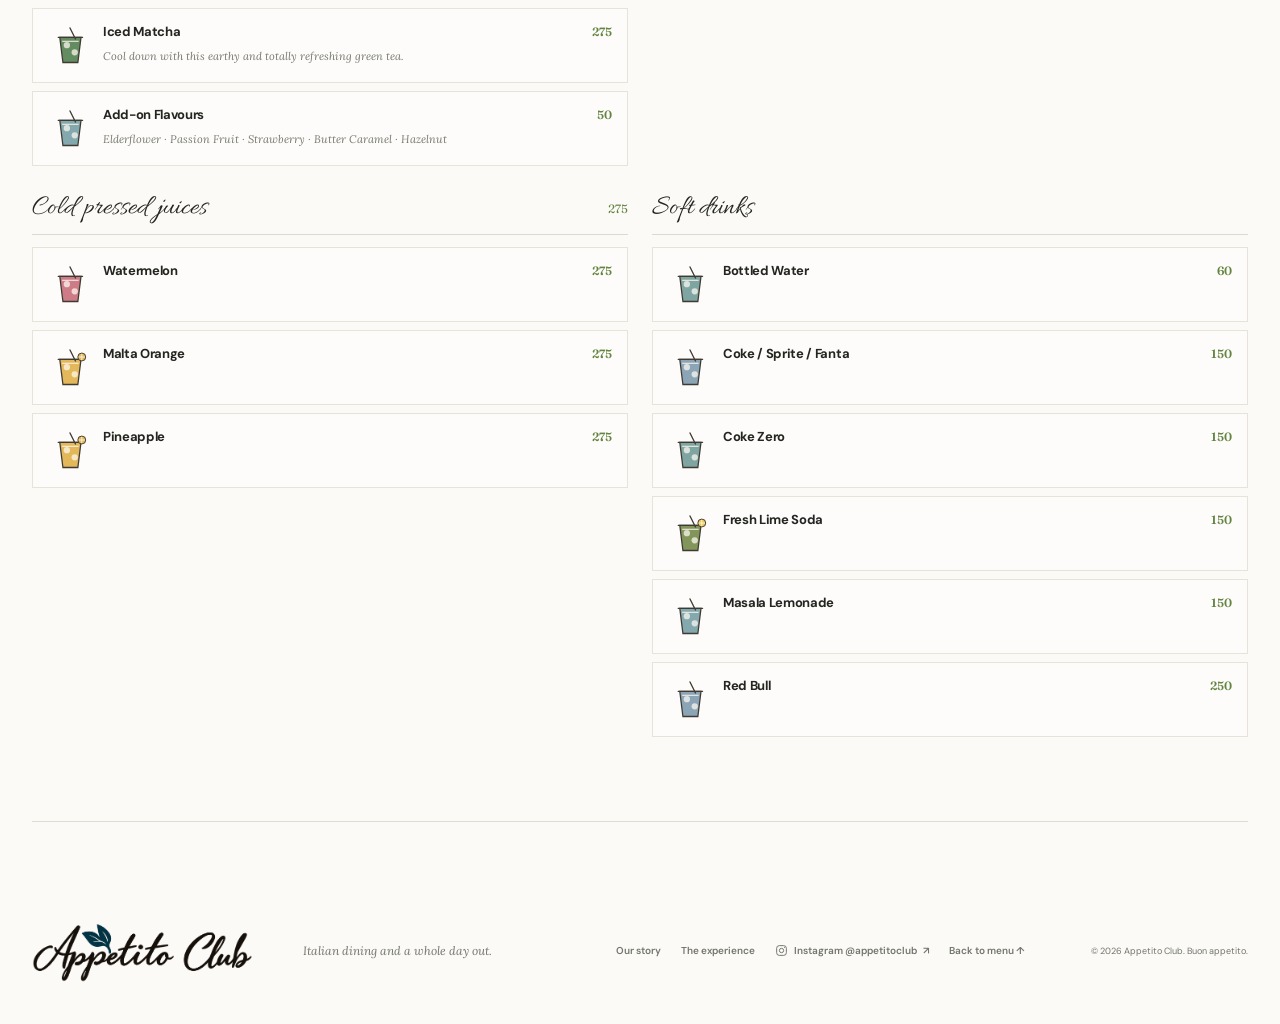
<file: menu.html>
<!doctype html>
<html lang="en">
<head>
  <meta charset="utf-8"><meta name="viewport" content="width=device-width, initial-scale=1"><meta name="theme-color" content="#fbfaf6">
  <meta name="description" content="Explore Appetito Club’s complete menu: small plates, pizza, pasta, rice, noodles, mains, desserts and drinks.">
  <title>Menu — Appetito Club</title><link rel="icon" type="image/svg+xml" href="assets/appetito-favicon.svg"><link rel="stylesheet" href="styles.css"><script src="script.js" defer></script>
</head>
<body class="menu-body">
  <div class="topline"><span>ITALIAN AT HEART</span><i aria-hidden="true">✳</i><span>MADE FOR THE WHOLE DAY</span></div>
  <header class="site-header" id="top">
    <a class="brand" href="index.html" aria-label="Appetito Club home"><img class="brand-logo" src="assets/appetito-club-wordmark-separated.png" alt=""></a>
    <button class="nav-toggle" type="button" aria-expanded="false" aria-controls="primary-navigation" aria-label="Open navigation"><span></span><span></span></button>
    <nav class="primary-navigation" id="primary-navigation" aria-label="Main navigation"><a href="index.html#story">Our story</a><a href="index.html#experience">The experience</a><a href="menu.html" aria-current="page">Menu</a><a class="nav-cta" href="index.html">Back to Appetito Club <span aria-hidden="true">↗</span></a></nav>
  </header>
  <main>
    <section class="menu-hero section-wrap" aria-labelledby="menu-title">
      <div><p class="eyebrow eyebrow-green"><span class="eyebrow-dot"></span> MADE FOR SHARING, OR NOT</p><h1 id="menu-title">The full<br><em>menu.</em></h1></div>
      <div class="menu-hero-aside"><span class="menu-hero-doodle" aria-hidden="true">✳</span><p>Italian favourites, globally loved plates, and a few sweet reasons to stay. Find your craving and make yourself at home.</p><a class="text-link" href="index.html">← Back to our story</a></div>
    </section>
    <section class="menu-content section-wrap" aria-label="Appetito Club menu">
      <div class="menu-toolbar"><nav class="menu-jump" aria-label="Jump to a menu section"><a href="#small-plates">Small plates</a><a href="#pizza">Pizza</a><a href="#pastas">Pastas</a><a href="#large-plates">Mains</a><a href="#drinks">Drinks</a><a href="#desserts">Desserts</a></nav><div class="menu-diet-filter" role="group" aria-label="Filter menu by dietary type"><button type="button" data-diet-filter="all" aria-pressed="true">All</button><button type="button" data-diet-filter="veg" aria-pressed="false">Veg</button><button type="button" data-diet-filter="nonveg" aria-pressed="false">Non-Veg</button></div><label class="menu-search"><span aria-hidden="true">⌕</span><input type="search" id="menu-search" placeholder="Search the menu" aria-label="Search menu items"><kbd>⌘ K</kbd></label></div>
      <p class="search-status" aria-live="polite"></p>
      <div class="menu-legend"><span class="legend-title">Menu markers</span><span><i class="legend-dot green"></i> Vegan</span><span><i class="legend-dot orange"></i> Spicy</span><span><i class="legend-dot blue"></i> Signature</span><span><i class="legend-dot rose"></i> Contains nuts</span><span><i class="legend-dot gray"></i> Gluten free / Healthy</span></div>
      <p class="menu-footnote">A 7% service charge applies. GST extra as applicable.</p>

      <section class="menu-section" id="small-plates" data-menu-section><div class="menu-section-heading"><div><p class="eyebrow"><span class="eyebrow-dot"></span> TO START & SHARE</p><h2>Small plates</h2></div><span class="section-number">01</span></div><div class="menu-items">
        <article class="menu-item"><div class="item-heading"><h3>Zucchini Fries</h3><span>295</span></div><p>Lightly battered zucchini fries served with garlic mayo.</p><small>Veg</small></article>
        <article class="menu-item"><div class="item-heading"><h3>Loaded Nachos</h3><span>325</span></div><p>Nachos bowled with cheese, corn, jalapeños and tomato salsa.</p><small>Veg</small></article>
        <article class="menu-item"><div class="item-heading"><h3>Corn, Salt & Pepper</h3><span>325</span></div><p>Crisp corn seasoned with peppers, scallions and Szechwan pepper.</p><small>Vegan</small></article>
        <article class="menu-item"><div class="item-heading"><h3>Thai Highway Rolls</h3><span>345</span></div><p>Long and tall spring rolls filled with rice noodles, vegetables and Thai herbs.</p><small>Vegan</small></article>
        <article class="menu-item"><div class="item-heading"><h3>Honey Chilli Potato</h3><span>325</span></div><p>A street-style sizzler straight from the heart of North India’s Chinese craze.</p><small>Spicy</small></article>
        <article class="menu-item"><div class="item-heading"><h3>Taquitos</h3><span>375</span></div><p>A taste of Mexico: crisp, flavourful rolls stuffed with corn, black beans, mozzarella and cheddar.</p><small>Signature · Veg</small></article>
        <article class="menu-item"><div class="item-heading"><h3>Peri Peri Cheesy Fries</h3><span>345</span></div><p>Level up your fries with spicy peri peri goodness.</p><small>Spicy · Veg</small></article>
        <article class="menu-item"><div class="item-heading"><h3>Kung Pao Lotus Stem</h3><span>345</span></div><p>Stir-fried lotus stem in a Kung Pao glaze — smoky, sweet, spiked with dried chillies and roasted peanuts.</p><small>Spicy · Contains nuts · Signature · Veg</small></article>
        <article class="menu-item"><div class="item-heading"><h3>Mozzarella Cheese Sticks</h3><span>375</span></div><p>Simple yet classic: crispy, golden fingers filled with melty mozzarella.</p><small>Veg</small></article>
        <article class="menu-item"><div class="item-heading"><h3>Crispy Exotic Vegetables</h3><span>345</span></div><p>Crispy zucchini, mushrooms, baby corn and broccoli tossed with aromatic pepper.</p><small>Vegan</small></article>
      </div></section>

      <section class="menu-section two-col-section" id="salads-soups" data-menu-section><div class="menu-section-heading"><div><p class="eyebrow eyebrow-green"><span class="eyebrow-dot"></span> FRESH & COMFORTING</p><h2>Salads & soups</h2></div><span class="section-number">02</span></div>
        <div class="menu-subsection"><h3 class="subsection-title">Salads</h3><div class="menu-items">
          <article class="menu-item"><div class="item-heading"><h3>Mexico Maxima</h3><span>Veg 375</span></div><p>Crisp lettuce, sweet corn, black beans and jalapeños topped with crunchy nachos, salsa, guacamole and smoky chipotle mayo.</p></article>
          <article class="menu-item"><div class="item-heading"><h3>Quinoa Sunshine</h3><span>Veg 345</span></div><p>Nutrient-rich quinoa salad tossed in an orange-lemon vinaigrette, balancing sweetness with a citrusy kick.</p></article>
          <article class="menu-item"><div class="item-heading"><h3>Caesar Salad</h3><span>Paneer 345 · Chicken 395</span></div><p>Romaine and iceberg lettuce tossed with olives, shaved parmesan cheese and a classic creamy Caesar dressing.</p></article>
        </div></div>
        <div class="menu-subsection"><h3 class="subsection-title">Soups</h3><div class="menu-items">
          <article class="menu-item"><div class="item-heading"><h3>Earthy Tomato Basil</h3><span>Veg 245</span></div><p>Roasted tomato basil soup.</p></article>
          <article class="menu-item"><div class="item-heading"><h3>Crème de Mushroom</h3><span>Veg 245 · Chicken 275</span></div><p>Aromatic mushrooms blended into a symphony of creamy, earthy flavours.</p></article>
          <article class="menu-item"><div class="item-heading"><h3>Manchow</h3><span>Veg 245 · Chicken 275</span></div><p>A spicy soup with vegetables, ginger, garlic and a variety of oriental spices.</p></article>
          <article class="menu-item"><div class="item-heading"><h3>Hot & Sour</h3><span>Veg 245 · Chicken 275</span></div><p>A spicy and tangy broth with tofu, mushrooms, bamboo shoots and vegetables.</p></article>
          <article class="menu-item"><div class="item-heading"><h3>Clear Wonton</h3><span>Veg 245 · Chicken 275</span></div><p>Silky-soft wontons floating in a crystal-clear, aromatic broth infused with ginger, garlic and scallions.</p></article>
        </div></div>
      </section>

      <section class="menu-section" id="sharing" data-menu-section><div class="menu-section-heading"><div><p class="eyebrow eyebrow-orange"><span class="eyebrow-dot"></span> MADE FOR THE MIDDLE</p><h2>Sharing platters</h2></div><span class="section-number">03</span></div><div class="menu-items">
        <article class="menu-item"><div class="item-heading"><h3>Lebanese Veg Mezze</h3><span>Veg 775</span></div><p>Mediterranean sampler: falafel, cigarillos, humus, moutabel, tzatziki, marinated olives, cottage cheese samosa and pita.</p><small>Add-on: Harissa Chicken Skewers (2) @ 150</small></article>
        <article class="menu-item"><div class="item-heading"><h3>Pan Asian Veg Platter</h3><span>Veg 775</span></div><p>Asian sampler: Thai spring rolls, chilli paneer, honey chilli potatoes and Rangoon wonton.</p></article>
        <article class="menu-item"><div class="item-heading"><h3>Pan Asian Chicken Platter</h3><span>Chicken 895</span></div><p>Asian sampler: Vietnamese grilled chicken, summer rolls, chilli chicken and chicken Rangoon wonton.</p></article>
      </div></section>

      <section class="menu-section" id="pizza" data-menu-section><div class="menu-section-heading"><div><p class="eyebrow"><span class="eyebrow-dot"></span> FRESH DOUGH, EVERY DAY</p><h2>Fresh dough pizza</h2><p class="section-deck">Hand-kneaded dough for the perfect rise and golden crunch. Topped with premium ingredients, house-made marinara, baked to perfection and drizzled with EVOO.</p></div><span class="section-number">04</span></div><div class="menu-items">
        <article class="menu-item"><div class="item-heading"><h3>Queen Margherita</h3><span>Veg 545</span></div><p>Basil, cheddar, mozzarella and parmesan.</p></article>
        <article class="menu-item"><div class="item-heading"><h3>Four Cheese</h3><span>Veg 645</span></div><p>Cheddar, mozzarella, parmesan and ricotta.</p></article>
        <article class="menu-item"><div class="item-heading"><h3>Pesto Primo</h3><span>Veg 645</span></div><p>House-made pesto, sun-dried tomatoes, mozzarella and mascarpone.</p><small>Contains nuts</small></article>
        <article class="menu-item"><div class="item-heading"><h3>Veggie Ville</h3><span>Veg 645</span></div><p>Broccoli, mushrooms, olives, rucola and mozzarella.</p></article>
        <article class="menu-item"><div class="item-heading"><h3>Mexican Wave</h3><span>Veg 645</span></div><p>Bell peppers, sweet corn, onions, jalapeños and mozzarella.</p></article>
        <article class="menu-item"><div class="item-heading"><h3>Mad Mushroom</h3><span>Veg 645</span></div><p>Shiitake and button mushrooms, mozzarella and ricotta.</p><small>Signature</small></article>
        <article class="menu-item"><div class="item-heading"><h3>Peri Peri Paneer</h3><span>Veg 645</span></div><p>Paneer, onions, red paprika and mozzarella.</p><small>Spicy</small></article>
        <article class="menu-item"><div class="item-heading"><h3>Chicken Shroom Supreme</h3><span>Chicken 695</span></div><p>Mushroom, grilled chicken, onions and mozzarella.</p></article>
        <article class="menu-item"><div class="item-heading"><h3>Chipotle Chicken</h3><span>Chicken 695</span></div><p>Chipotle-marinated chicken and mozzarella.</p><small>Spicy</small></article>
        <article class="menu-item"><div class="item-heading"><h3>Chicken Slam</h3><span>Chicken 695</span></div><p>Chicken salami, chicken tikka, sour cream and mozzarella.</p><small>Signature</small></article>
      </div></section>

      <section class="menu-section two-col-section" id="rice-noodles" data-menu-section><div class="menu-section-heading"><div><p class="eyebrow eyebrow-green"><span class="eyebrow-dot"></span> WOK & COMFORT</p><h2>Rice & noodles</h2></div><span class="section-number">05</span></div>
        <div class="menu-subsection"><h3 class="subsection-title">Rice</h3><div class="menu-items">
          <article class="menu-item"><div class="item-heading"><h3>Singapore Fried Rice</h3><span>Veg / Egg 345 · Chicken 375 · Prawns 425</span></div><small>Spicy</small></article>
          <article class="menu-item"><div class="item-heading"><h3>Triple Fried Rice</h3><span>Veg / Egg 425 · Chicken 475 · Prawns 495</span></div><p>Fluffy rice, saucy Hakka noodles and crunchy fried noodles drenched in Schezwan gravy come together in this street-style fusion.</p><small>Signature</small></article>
          <article class="menu-item"><div class="item-heading"><h3>Steamed Rice</h3><span>275</span></div></article><article class="menu-item"><div class="item-heading"><h3>Jasmine Rice</h3><span>295</span></div></article>
          <article class="menu-item"><div class="item-heading"><h3>Fried Rice</h3><span>Veg / Egg 325 · Chicken 355 · Prawns 395</span></div></article>
          <article class="menu-item"><div class="item-heading"><h3>Chilli Garlic</h3><span>Veg / Egg 345 · Chicken 375 · Prawns 425</span></div><small>Spicy</small></article>
          <article class="menu-item"><div class="item-heading"><h3>Schezwan</h3><span>Veg / Egg 345 · Chicken 375 · Prawns 425</span></div><small>Spicy</small></article>
        </div></div>
        <div class="menu-subsection"><h3 class="subsection-title">Noodles</h3><div class="menu-items">
          <article class="menu-item"><div class="item-heading"><h3>Hakka</h3><span>Veg / Egg 325 · Chicken 355 · Prawns 395</span></div></article><article class="menu-item"><div class="item-heading"><h3>Chilli Garlic</h3><span>Veg / Egg 345 · Chicken 375 · Prawns 425</span></div><small>Spicy</small></article>
          <article class="menu-item"><div class="item-heading"><h3>Phad Thai</h3><span>Veg 395 · Chicken 425 · Prawns 475</span></div><p>Flat rice noodles wok-tossed with crunchy peanuts, hints of tamarind, garlic and chilli — finished with a squeeze of lime for that signature sweet-sour zing.</p><small>Gluten free · Contains nuts</small></article>
          <article class="menu-item"><div class="item-heading"><h3>Pad Kee Mao</h3><span>Veg 395 · Chicken 425 · Prawns 475</span></div><p>Flat rice noodles tossed in a wok with Thai chillies, garlic, onions, bell peppers and holy basil — unapologetically fiery.</p><small>Spicy · Gluten free · Signature</small></article>
        </div></div>
      </section>

      <section class="menu-section two-col-section" id="large-plates" data-menu-section><div class="menu-section-heading"><div><p class="eyebrow"><span class="eyebrow-dot"></span> BIG, COMFORTING PLATES</p><h2>Large plates & sides</h2></div><span class="section-number">06</span></div><div class="menu-items">
        <article class="menu-item"><div class="item-heading"><h3>Cottage Cheese Steak with Rice</h3><span>Veg 545</span></div><p>Grilled cottage cheese steak with creamy bell pepper sauce, served over herbed rice.</p></article>
        <article class="menu-item"><div class="item-heading"><h3>Sun-Dried Tomato Risotto</h3><span>Veg 525 · Chicken 575</span></div><p>Creamy arborio rice gently cooked with rich sun-dried tomatoes, finished with a hint of basil.</p></article>
        <article class="menu-item"><div class="item-heading"><h3>Enchilada</h3><span>Veg 545 · Chicken 595</span></div><p>Mexican-style rolled tortillas stuffed with spicy veggies and black beans, baked with cheese and spiced tomato sauce.</p><small>Spicy · Signature</small></article>
        <article class="menu-item"><div class="item-heading"><h3>Makhani Dal</h3><span>Veg 445</span></div><p>Slow-cooked overnight for a rich, creamy flavour. Our velvety dal is paired with paratha or jeera rice and kachumber salad.</p></article>
        <article class="menu-item"><div class="item-heading"><h3>Chicken Costolette</h3><span>Chicken 595</span></div><p>Crisp panko-crusted chicken with citrus cream sauce, silky mashed potatoes and a medley of grilled vegetables.</p></article>
        <article class="menu-item"><div class="item-heading"><h3>Kadai Paneer</h3><span>Veg 495</span></div><p>Paneer cubes tossed in spiced tomato-onion gravy with bell peppers, served with paratha or jeera rice and kachumber salad.</p><small>Signature</small></article>
        <article class="menu-item"><div class="item-heading"><h3>Grilled Fish</h3><span>Fish 645</span></div><p>Tender fish fillet topped with lemon butter, served with creamy mashed potatoes and lightly grilled veggies.</p></article>
        <article class="menu-item"><div class="item-heading"><h3>Butter Chicken</h3><span>Chicken 525</span></div><p>Tender boneless chicken in our chef’s signature butter tomato gravy, served with paratha or jeera rice and kachumber salad.</p><small>Spicy · Signature</small></article>
        <article class="menu-item"><div class="item-heading"><h3>Butter Garlic Prawns</h3><span>Prawns 675</span></div><p>Tender bay prawns tossed in sizzling butter-garlic, finished with cracked black pepper and fresh cilantro.</p></article>
        <article class="menu-item"><div class="item-heading"><h3>Chettinad Curry</h3><span>Paneer 495 · Chicken 545 · Prawns 595</span></div><p>A classic Tamil coconut and cashew-spiced curry, with your choice of paratha or jeera rice and kachumber salad.</p><small>Spicy · Contains nuts</small></article>
        <article class="menu-item"><div class="item-heading"><h3>Wild Mushroom Risotto</h3><span>Veg 525 · Chicken 575</span></div><p>Creamy arborio rice infused with forest mushrooms, gently cooked with white wine and finished with parmesan.</p><small>Signature</small></article>
      </div><div class="menu-subsection sides-box"><h3 class="subsection-title">Sides</h3><div class="side-list">
        <article class="menu-item"><div class="item-heading"><h3>Malabar Paratha</h3><span>50</span></div></article><article class="menu-item"><div class="item-heading"><h3>Pita Bread</h3><span>50</span></div></article><article class="menu-item"><div class="item-heading"><h3>Potato Mash</h3><span>125</span></div></article><article class="menu-item"><div class="item-heading"><h3>Sauté Vegetables</h3><span>125</span></div></article><article class="menu-item"><div class="item-heading"><h3>Garlic Bread</h3><span>175</span></div></article><article class="menu-item"><div class="item-heading"><h3>French Fries</h3><span>245</span></div></article>
      </div></div></section>

      <section class="menu-section two-col-section" id="asian-mains" data-menu-section><div class="menu-section-heading"><div><p class="eyebrow eyebrow-orange"><span class="eyebrow-dot"></span> AROUND ASIA</p><h2>Asian mains</h2></div><span class="section-number">07</span></div><div class="menu-items">
        <article class="menu-item"><div class="item-heading"><h3>Pattaya Greens</h3><span>Veg 445</span></div><p>Southeast Asian street-food classic: a vibrant medley of garden-fresh greens and tender tofu in an aromatic Thai basil broth.</p><small>Vegan · Gluten free</small></article>
        <article class="menu-item"><div class="item-heading"><h3>Thai Basil Chicken</h3><span>Chicken 495</span></div><p>Krapow’s Fiery Street Soul: tender cuts of chicken (Gai) stir-fried in a wok with holy basil (Krapow).</p><small>Spicy</small></article>
        <article class="menu-item"><div class="item-heading"><h3>Stir-fried Vegetables in Hot Garlic Sauce</h3><span>Veg 445</span></div><p>A sizzling medley of vegetables tossed in a fusion Indo-Chinese garlic sauce, spiked with red chillies and soy.</p><small>Spicy</small></article>
        <article class="menu-item"><div class="item-heading"><h3>Seoul Chicken</h3><span>Chicken 495</span></div><p>Tender chicken sautéed with bell peppers and zucchini in Korean-style sauce, a slow-simmered blend of gochujang, soy, sesame oil, garlic and a touch of sugar.</p></article>
        <article class="menu-item"><div class="item-heading"><h3>Cornchurian</h3><span>Veg 445</span></div><p>An Indo-Chinese medley: corn nuggets tossed in a Manchurian glaze, paired with wok-tossed greens for that street-style magic.</p><small>Vegan</small></article>
        <article class="menu-item"><div class="item-heading"><h3>Ikan Lada Hitam</h3><span>Fish 545</span></div><p>A Malaysian recipe of ikan (fish) tossed with Asian vegetables in Lada Hitam (black pepper) sauce.</p></article>
        <article class="menu-item"><div class="item-heading"><h3>Thai Curry</h3><span>Veg 445 · Chicken 495 · Prawns 575</span></div><p>A tribute to Thailand’s culinary soul: choose green or red curry, simmered with coconut milk, garden-fresh vegetables, kaffir lime and a touch of galangal.</p><small>Vegan option · Signature</small></article>
        <article class="menu-item"><div class="item-heading"><h3>Wok Tossed Prawns</h3><span>Prawns 595</span></div><p>Prawns flash-fried to a golden crisp, then tossed in our signature six-element sauce: a punchy blend of soy, chilli, ginger, garlic, sesame and lime.</p><small>Signature</small></article>
        <article class="menu-item"><div class="item-heading"><h3>Kung Pao</h3><span>Veg 445 · Tofu 495 · Chicken 495 · Prawns 575</span></div><p>Your choice of protein stir-fried with roasted peanuts, smoky red chillies and a bold splash of our house-made Kung Pao sauce.</p><small>Spicy · Contains nuts · Signature</small></article>
      </div></section>

      <section class="menu-section" id="plates" data-menu-section><div class="menu-section-heading"><div><p class="eyebrow"><span class="eyebrow-dot"></span> ALL THE GOOD THINGS</p><h2>Plates</h2></div><span class="section-number">08</span></div><div class="menu-items">
        <article class="menu-item"><div class="item-heading"><h3>Oven Fresh Pita & Hummus</h3><span>Veg 345</span></div><p>Creamy hummus paired with warm, freshly baked pita bread.</p><small>Vegan · Healthy</small></article>
        <article class="menu-item"><div class="item-heading"><h3>Vietnamese Grill Chicken</h3><span>Chicken 395</span></div><p>Chicken skewers marinated in Hanoi-style spices, grilled to smoky-charred perfection.</p><small>Gluten free · Spicy · Signature</small></article>
        <article class="menu-item"><div class="item-heading"><h3>Thai Basil Chilli</h3><span>Paneer 345 · Mushroom 375</span></div><p>Your pick: velvety paneer cubes or meaty mushrooms, wok-kissed with fresh Thai basil, bird’s eye chillies and a whisper of garlic.</p><small>Vegan option · Spicy</small></article>
        <article class="menu-item"><div class="item-heading"><h3>Chicken Wings</h3><span>Chicken 375</span></div><p>Crispy, golden-brown chicken wings tossed in your choice of hot sauce: American Hot Sauce or Korean Gochujang Sauce.</p><small>Spicy</small></article>
        <article class="menu-item"><div class="item-heading"><h3>Lettuce Fills</h3><span>Paneer 345 · Chicken 395</span></div><p>Wrap your own lettuce with your choice of filling — paneer or chicken tossed in an Asian-style sauce.</p><small>Vegan option · Healthy</small></article>
        <article class="menu-item"><div class="item-heading"><h3>Bangkok Chicken</h3><span>Chicken 395</span></div><p>Thai soul on a plate: crispy chicken infused in a bold trio of lemongrass, Thai ginger and crisp basil.</p><small>Signature</small></article>
        <article class="menu-item"><div class="item-heading"><h3>Chipotle Quesedilla</h3><span>Veg 395 · Chicken 425</span></div><p>A Mexican classic with a smoky twist: grilled tortilla stuffed with cheese, bell peppers and spiced veggies, kissed with chipotle heat.</p></article>
        <article class="menu-item"><div class="item-heading"><h3>Fish & Chips</h3><span>Fish 475</span></div><p>A timeless British favourite: golden-fried fish in a crisp batter, paired with fries and tartar sauce.</p></article>
        <article class="menu-item"><div class="item-heading"><h3>Stir-Fried Quinoa</h3><span>Veg 395 · Chicken 425</span></div><p>A wholesome stir-fry featuring fluffy quinoa, fresh seasonal vegetables and aromatic spices.</p></article>
        <article class="menu-item"><div class="item-heading"><h3>Soy Garlic Prawns</h3><span>Prawns 525</span></div><p>Prawns wok-tossed in a fragrant mix of soy sauce, caramelized garlic and fresh herbs.</p><small>Healthy</small></article>
        <article class="menu-item"><div class="item-heading"><h3>Rangoon Wonton</h3><span>Veg 345 · Chicken 395</span></div><p>Crispy wontons stuffed with luscious cream cheese.</p></article>
      </div></section>

      <section class="menu-section" id="burgers" data-menu-section><div class="menu-section-heading"><div><p class="eyebrow eyebrow-green"><span class="eyebrow-dot"></span> HANDHELD FAVOURITES</p><h2>Burgers</h2></div><span class="section-number">09</span></div><div class="menu-items">
        <article class="menu-item"><div class="item-heading"><h3>Garden Veggie</h3><span>Veg 375</span></div><p>Crispy potato-veggie patty loaded with fresh lettuce, tomatoes, caramelized onions and garlic mayo.</p></article>
        <article class="menu-item"><div class="item-heading"><h3>Mexican Sombrero</h3><span>Veg 375</span></div><p>Burrito captured in a bun: a crispy patty loaded with brown rice, black beans, Mexican-spiced veggies, jalapeños, salsa and nachos.</p><small>Signature</small></article>
        <article class="menu-item"><div class="item-heading"><h3>Grilled Chicken</h3><span>Chicken 395</span></div><p>Juicy thyme-seasoned chicken patty paired with crisp lettuce, gherkins, tomatoes and a punchy mustard dip.</p></article>
        <article class="menu-item"><div class="item-heading"><h3>Spicy Chicken</h3><span>Chicken 395</span></div><p>A fiery peri peri chicken patty layered with caramelised onions and crisp lettuce, all tucked into a toasted bun.</p><small>Spicy · Signature</small></article>
      </div></section>

      <section class="menu-section" id="bowls" data-menu-section><div class="menu-section-heading"><div><p class="eyebrow eyebrow-orange"><span class="eyebrow-dot"></span> A BOWL OF COMFORT</p><h2>Bowls</h2><p class="section-deck">Portion size: 1 person · Served between 12 PM and 6 PM.</p></div><span class="section-number">10</span></div><div class="menu-items">
        <article class="menu-item"><div class="item-heading"><h3>Bangkok Curry</h3><span>Veg 475 · Chicken 525 · Prawns 575</span></div><p>A comforting bowl of steamed jasmine rice topped with your choice of Thai red or green curry.</p><p class="flavour-note"><b>Red</b> Fiery and rich, made with red chillies, garlic, lemongrass and coconut milk — perfect for spice lovers.<br><b>Green</b> Mild and aromatic, featuring green chillies, coriander, kaffir lime and Thai basil — smooth and herbaceous.</p><small>Signature</small></article>
        <article class="menu-item"><div class="item-heading"><h3>Lebanese Falafel</h3><span>Veg 475</span></div><p>A wholesome Mediterranean treat: a nourishing medley of quinoa, crispy falafel, creamy hummus, spiced chickpeas and pickled vegetables.</p></article>
        <article class="menu-item"><div class="item-heading"><h3>Mexican Burrito</h3><span>Veg 475 · Chicken 525</span></div><p>A fusion of seasoned black beans, crisp veggies, guacamole, salsa and sour cream, served over a hearty bed of herbed rice.</p><small>Signature</small></article>
        <article class="menu-item"><div class="item-heading"><h3>Burmese Khow Suey</h3><span>Veg 475 · Chicken 525</span></div><p>Street-food elegance in a bowl: comforting Burmese noodle bowl in a rich coconut broth, loaded with Asian veggies and traditional toppings.</p><small>Contains nuts · Signature</small></article>
        <article class="menu-item"><div class="item-heading"><h3>Korean Ramen</h3><span>Veg 475 · Chicken 525</span></div><p>A cozy, flavour-packed bowl that brings Tokyo to your table: slow-simmered gochujang broth, noodles, shiitake and exotic veggies.</p></article>
        <article class="menu-item"><div class="item-heading"><h3>Grilled Chicken</h3><span>Chicken 525</span></div><p>A wholesome, high-protein bowl crafted for flavour and fuel: grilled chicken breast, charred vegetables served over seasoned quinoa.</p><small>Healthy</small></article>
      </div></section>

      <section class="menu-section" id="dim-sum" data-menu-section><div class="menu-section-heading"><div><p class="eyebrow"><span class="eyebrow-dot"></span> FOLDED, STEAMED & SIZZLED</p><h2>Dim sum</h2></div><span class="section-number">11</span></div><div class="menu-items">
        <article class="menu-item"><div class="item-heading"><h3>Crystal Jade</h3><span>Veg 345</span></div><p>Delicately folded translucent parcels filled with crunchy water chestnuts, shiitake and carrots.</p></article>
        <article class="menu-item"><div class="item-heading"><h3>Philly Willy</h3><span>Veg 345</span></div><p>Velvety cream cheese meets peppery scallions and a drizzle of truffle oil, all tucked into soft, steamed dumplings.</p></article>
        <article class="menu-item"><div class="item-heading"><h3>Pan Grilled</h3><span>Veg 375 · Chicken 425</span></div><p>Dumplings tossed in a sizzling chilli garlic sauce and finished on the grill for that perfect sear.</p><small>Spicy · Signature</small></article>
        <article class="menu-item"><div class="item-heading"><h3>Thai Yellow</h3><span>Veg 375 · Chicken 425</span></div><p>Pan-seared dumplings packed with exotic vegetables, a touch of bird’s eye chilli, on a bed of Thai mango.</p></article>
        <article class="menu-item"><div class="item-heading"><h3>Phuket Town</h3><span>Veg 345 · Chicken 375</span></div><p>Specialty Thai dim sum infused with sweet basil, bird’s eye chilli and a medley of Thai herbs.</p><small>Spicy</small></article>
        <article class="menu-item"><div class="item-heading"><h3>Chilli Oil</h3><span>Veg 345 · Chicken 375</span></div><p>Dumplings drenched in aromatic chilli oil, toasted spices and crispy garlic.</p><small>Spicy · Signature</small></article>
        <article class="menu-item"><div class="item-heading"><h3>Jhol Dim Sum</h3><span>Veg 375 · Chicken 425</span></div><p>Savor Nepal: juicy, flavourful dumplings floating in a tantalizing aromatic jhol (broth).</p><small>Spicy</small></article>
      </div></section>

      <section class="menu-section" id="pastas" data-menu-section><div class="menu-section-heading"><div><p class="eyebrow eyebrow-green"><span class="eyebrow-dot"></span> A TASTE OF ITALY</p><h2>Pastas</h2></div><span class="section-number">12</span></div><div class="menu-items">
        <article class="menu-item"><div class="item-heading"><h3>Fettuccini al Funghi</h3><span>Veg 475</span></div><p>Fettuccine tossed in a creamy mushroom sauce with a medley of sautéed mushrooms, garlic, herbs and a touch of parmesan.</p></article>
        <article class="menu-item"><div class="item-heading"><h3>Tortellini</h3><span>Veg 495</span></div><p>Delicate pasta parcels filled with spinach and ricotta, nestled in a velvety tomato cream sauce.</p></article>
        <article class="menu-item"><div class="item-heading"><h3>Aglio e Olio</h3><span>Veg 445 · Chicken 495</span></div><p>Al dente spaghetti tossed in an emulsion of olive oil, chilli flakes, cherry tomatoes and a sprinkle of parmesan.</p></article>
        <article class="menu-item"><div class="item-heading"><h3>Penne all’Arrabbiata</h3><span>Veg 445 · Chicken 495</span></div><p>Arrabbiata literally means “angry” in Italian. A fiery pasta with tomatoes, garlic and chilli peppers.</p></article>
        <article class="menu-item"><div class="item-heading"><h3>Penne Primavera Rosa</h3><span>Veg 445 · Chicken 495</span></div><p>Vegetables tossed with perfectly cooked penne, blanketed in a tomato cream sauce.</p></article>
        <article class="menu-item"><div class="item-heading"><h3>Pesto Spaghetti</h3><span>Veg 445 · Chicken 495</span></div><p>A fusion of fresh basil, rich parmesan and cherry tomatoes, tossed with spaghetti.</p><small>Contains nuts</small></article>
        <article class="menu-item"><div class="item-heading"><h3>Penne Alfredo</h3><span>Veg 445 · Chicken 495</span></div><p>Penne soaked in a creamy Alfredo sauce, kissed with parmesan and a hint of cracked pepper.</p></article>
        <article class="menu-item"><div class="item-heading"><h3>Peri Peri Penne</h3><span>Veg 475 · Chicken 525</span></div><p>Penne pasta bathed in peri peri sauce for that smooth heat and tangy undertone.</p><small>Spicy · Signature</small></article>
        <article class="menu-item"><div class="item-heading"><h3>Lasagna</h3><span>Veg 525 · Chicken 575</span></div><p>Tender sheets of pasta stacked with grilled vegetables, generous lashings of tomato sauce, mascarpone and mozzarella.</p><small>Signature</small></article>
      </div></section>

      <section class="menu-section" id="desserts" data-menu-section><div class="menu-section-heading"><div><p class="eyebrow eyebrow-orange"><span class="eyebrow-dot"></span> SAVE A LITTLE ROOM</p><h2>Desserts</h2></div><span class="section-number">13</span></div><div class="menu-items">
        <article class="menu-item"><div class="item-heading"><h3>Affogato</h3><span>295</span></div><p>A hot and cold love story: a scoop of silky vanilla ice cream meets a shot of steaming espresso.</p></article>
        <article class="menu-item"><div class="item-heading"><h3>Brownie with Ice Cream</h3><span>295</span></div><p>Brownie topped with creamy ice cream, drizzled in chocolate.</p></article>
        <article class="menu-item"><div class="item-heading"><h3>Tiramisu</h3><span>325</span></div><p>Classic Italian coffee-soaked sponge with mascarpone cream and a dusting of cocoa.</p><small>Signature</small></article>
        <article class="menu-item"><div class="item-heading"><h3>New York Cheesecake</h3><span>325</span></div><p>Original cheesecake with strawberry compote and whipped cream.</p></article>
        <article class="menu-item"><div class="item-heading"><h3>Caramel Panna Cotta</h3><span>325</span></div><p>Italian-style velvety custard, topped with golden caramel sauce.</p></article>
      </div></section>

      <section class="menu-section two-col-section" id="drinks" data-menu-section><div class="menu-section-heading"><div><p class="eyebrow"><span class="eyebrow-dot"></span> SOMETHING GOOD TO SIP</p><h2>Drinks & coffee</h2></div><span class="section-number">14</span></div>
        <div class="menu-subsection"><h3 class="subsection-title">Mocktails <span>250</span></h3><div class="menu-items">
          <article class="menu-item"><div class="item-heading"><h3>Mojito</h3></div><p>Refreshing mint, crisp lime and the perfect hint of sweetness.</p><small>Original · Passion Fruit · Strawberry · Green Apple</small></article>
          <article class="menu-item"><div class="item-heading"><h3>Midnight Sparkle</h3></div><p>A delightful fusion of juicy Indian Java plums, spices and zesty lemony spritzer.</p><small>Signature</small></article>
          <article class="menu-item"><div class="item-heading"><h3>Mango Mary</h3></div><p>A fiery twist on the classic Bloody Mary with mango, tomato, lime and a spice kick.</p></article>
          <article class="menu-item"><div class="item-heading"><h3>Mango Colada</h3></div><p>A luscious fusion of mango, creamy coconut and pineapple juice.</p></article>
          <article class="menu-item"><div class="item-heading"><h3>Elderflower Elixir</h3></div><p>A refreshing and tangy libation with hints of tropical fruit and floral notes.</p></article>
          <article class="menu-item"><div class="item-heading"><h3>Mandarin Lime Lullaby</h3></div><p>A refreshing blend of citrusy mandarin orange, tropical passion fruit and aromatic kaffir lime leaf.</p><small>Signature</small></article>
          <article class="menu-item"><div class="item-heading"><h3>Tiki Tropics</h3></div><p>Delectable Piña Colada mocktail with refreshing pineapple juice.</p></article>
        </div></div>
        <div class="menu-subsection"><h3 class="subsection-title">Cold brewed <span>250</span></h3><div class="menu-items">
          <article class="menu-item"><div class="item-heading"><h3>Iced Tea</h3></div><p>Chill out with our refreshing iced tea, the perfect cool-down.</p><small>Lemon · Peach · Passion Fruit · Lychee · Peach Apricot (sugar-free)</small></article>
          <article class="menu-item"><div class="item-heading"><h3>French Lime Iced Coffee</h3></div><p>A refreshing blend of espresso and a dance of lime.</p></article>
        </div></div>
        <div class="menu-subsection"><h3 class="subsection-title">Shakes <span>275</span></h3><div class="menu-items">
          <article class="menu-item"><div class="item-heading"><h3>Nutella</h3></div><p>Creamy Nutella shake blended with milk, ice cream and chocolate drizzle.</p></article>
          <article class="menu-item"><div class="item-heading"><h3>Strawberry Banana</h3></div><p>Sweet strawberries and velvety bananas. Must try!</p></article>
          <article class="menu-item"><div class="item-heading"><h3>Kit Kat</h3></div><p>Blend of chocolatey nostalgia and creamy indulgence.</p><small>Signature</small></article>
          <article class="menu-item"><div class="item-heading"><h3>Peanut Butter</h3></div><p>Creamy, dreamy and made with real peanut butter.</p></article>
          <article class="menu-item"><div class="item-heading"><h3>Oreo</h3></div><p>Creamy, chocolatey with Oreo cookie crumbles.</p></article>
          <article class="menu-item"><div class="item-heading"><h3>Strawberry Matcha</h3></div><p>Refreshing, fruity and subtly earthy matcha green goodness.</p><small>Signature</small></article>
          <article class="menu-item"><div class="item-heading"><h3>Caramel Shake with Biscoff</h3></div><p>Our irresistible sweet and salty treat that’s sure to hit the spot.</p><small>Signature</small></article>
        </div></div>
        <div class="menu-subsection"><h3 class="subsection-title">Hot coffees</h3><div class="menu-items">
          <article class="menu-item"><div class="item-heading"><h3>Espresso</h3><span>175</span></div><p>Concentrated shot of coffee.</p></article><article class="menu-item"><div class="item-heading"><h3>Americano</h3><span>175</span></div><p>Espresso topped with hot water.</p></article><article class="menu-item"><div class="item-heading"><h3>Cappuccino</h3><span>225</span></div><p>Espresso, steamed milk foam.</p></article><article class="menu-item"><div class="item-heading"><h3>Latte</h3><span>225</span></div><p>Espresso with steamed milk and a layer of froth.</p></article><article class="menu-item"><div class="item-heading"><h3>Matcha Latte</h3><span>250</span></div><p>Your daily dose of Zen: Matcha, so good!</p><small>Signature</small></article><article class="menu-item"><div class="item-heading"><h3>Caffè Mocha</h3><span>250</span></div><p>Espresso, chocolate and steamed milk.</p></article>
        </div></div>
        <div class="menu-subsection"><h3 class="subsection-title">Cold coffees</h3><div class="menu-items">
          <article class="menu-item"><div class="item-heading"><h3>Blended Cold Coffee</h3><span>250</span></div><p>Chilled, smooth, with an invigorating caffeine kick.</p><small>Signature</small></article><article class="menu-item"><div class="item-heading"><h3>Iced Café Latte</h3><span>250</span></div><p>Cold, frothy milk meets bold espresso over ice.</p></article><article class="menu-item"><div class="item-heading"><h3>Iced Americano</h3><span>250</span></div><p>Espresso diluted with water, served chilled and strong.</p></article><article class="menu-item"><div class="item-heading"><h3>Iced Mocha</h3><span>250</span></div><p>Sweet chocolate and espresso fusion served refreshingly cold.</p></article><article class="menu-item"><div class="item-heading"><h3>Iced Matcha</h3><span>275</span></div><p>Cool down with this earthy and totally refreshing green tea.</p></article><article class="menu-item"><div class="item-heading"><h3>Add-on Flavours</h3><span>50</span></div><p>Elderflower · Passion Fruit · Strawberry · Butter Caramel · Hazelnut</p></article>
        </div></div>
        <div class="menu-subsection"><h3 class="subsection-title">Tea</h3><div class="menu-items">
          <article class="menu-item"><div class="item-heading"><h3>Jasmine</h3><span>175</span></div><p>Fragrant, delicate, subtly sweet, with a soothing floral aroma.</p></article><article class="menu-item"><div class="item-heading"><h3>Green Tea</h3><span>175</span></div><p>Aromatic and refreshing green tea.</p></article><article class="menu-item"><div class="item-heading"><h3>Honey Mint Tea</h3><span>175</span></div><p>Soothing blend of sweet honey and refreshing mint. A Himalayan special.</p><small>Signature</small></article>
        </div></div>
        <div class="menu-subsection"><h3 class="subsection-title">Cold pressed juices <span>275</span></h3><div class="menu-items"><article class="menu-item"><div class="item-heading"><h3>Watermelon</h3><span>275</span></div></article><article class="menu-item"><div class="item-heading"><h3>Malta Orange</h3><span>275</span></div></article><article class="menu-item"><div class="item-heading"><h3>Pineapple</h3><span>275</span></div></article></div></div>
        <div class="menu-subsection"><h3 class="subsection-title">Soft drinks</h3><div class="menu-items">
          <article class="menu-item"><div class="item-heading"><h3>Bottled Water</h3><span>60</span></div></article><article class="menu-item"><div class="item-heading"><h3>Coke / Sprite / Fanta</h3><span>150</span></div></article><article class="menu-item"><div class="item-heading"><h3>Coke Zero</h3><span>150</span></div></article><article class="menu-item"><div class="item-heading"><h3>Fresh Lime Soda</h3><span>150</span></div></article><article class="menu-item"><div class="item-heading"><h3>Masala Lemonade</h3><span>150</span></div></article><article class="menu-item"><div class="item-heading"><h3>Red Bull</h3><span>250</span></div></article>
        </div></div>
      </section>
    </section>
  </main>
  <footer class="site-footer"><a class="brand footer-brand" href="index.html" aria-label="Appetito Club home"><img class="brand-logo" src="assets/appetito-club-wordmark-separated.png" alt=""></a><p>Italian dining and a whole day out.</p><nav class="footer-links" aria-label="Footer navigation"><a href="index.html#story">Our story</a><a href="index.html#experience">The experience</a><a class="social-link" href="https://www.instagram.com/appetitoclub/?hl=en" target="_blank" rel="noopener noreferrer" aria-label="Appetito Club on Instagram, @appetitoclub"><svg viewBox="0 0 24 24" aria-hidden="true" focusable="false"><rect x="3" y="3" width="18" height="18" rx="5"/><circle cx="12" cy="12" r="4"/><circle class="instagram-flash" cx="17.5" cy="6.5" r="1"/></svg><span>Instagram @appetitoclub</span><span aria-hidden="true">↗</span></a><a href="#top">Back to menu ↑</a></nav><small>© <span id="year">2026</span> Appetito Club. Buon appetito.</small></footer>
</body>
</html>
</file>
<file: styles.css>
@import url('https://fonts.googleapis.com/css2?family=Allura&family=DM+Sans:wght@400;500;600;700;800&family=Fraunces:ital,opsz,wght@0,9..144,500;0,9..144,600;1,9..144,500&family=Lora:ital,wght@0,400;0,500;1,400;1,500&display=swap');
:root{color-scheme:light;--paper:#fbfaf6;--paper-deep:#f1ede2;--ink:#242521;--muted:#6d7068;--line:#deddd2;--green:#648441;--green-bright:#96b75e;--tomato:#db6e4f;--gold:#e2b64b;--rose:#ce8791;--blue:#7698ad;--serif:'Fraunces',Georgia,'Times New Roman',serif;--body-serif:'Lora',Georgia,'Times New Roman',serif;--script:'Allura','Brush Script MT',cursive;--sans:'DM Sans',Arial,Helvetica,sans-serif;--max:1220px}
*{box-sizing:border-box}html{scroll-behavior:smooth;scroll-padding-top:100px}body{margin:0;color:var(--ink);background:var(--paper);font-family:var(--sans);-webkit-font-smoothing:antialiased;overflow-x:hidden}body::before{content:'';position:fixed;inset:0;pointer-events:none;z-index:20;opacity:.1;background-image:radial-gradient(#6a665c .42px,transparent .42px);background-size:5px 5px;mix-blend-mode:multiply}a{color:inherit;text-decoration:none}button,input{font:inherit}button{color:inherit}::selection{background:#dce8c6;color:var(--ink)}[hidden]{display:none!important}
.topline{min-height:31px;display:flex;justify-content:center;align-items:center;gap:15px;background:var(--ink);color:#f8f4e8;padding:7px 18px;text-align:center;font-size:9px;font-weight:700;letter-spacing:.18em}.topline i{font-size:12px;color:#a9c279;font-style:normal}.site-header{position:sticky;top:0;z-index:15;display:flex;align-items:center;justify-content:space-between;width:100%;max-width:1440px;margin:0 auto;padding:18px max(5.6vw,24px);background:rgba(251,250,246,.95);backdrop-filter:blur(14px);border-bottom:1px solid rgba(34,35,33,.08)}.brand{display:inline-flex;align-items:center;gap:10px;flex:0 0 auto}.brand-logo{display:block;width:220px;height:78px;object-fit:contain;object-position:center}.primary-navigation{display:flex;align-items:center;gap:clamp(20px,3.4vw,50px);color:#55574f;font-size:12px;font-weight:600}.primary-navigation>a:not(.nav-cta),.footer-links a{transition:color .2s ease}.primary-navigation>a:not(.nav-cta):hover,.footer-links a:hover{color:var(--green)}.nav-cta{display:inline-flex;align-items:center;gap:14px;padding:12px 16px;border:1px solid var(--ink);border-radius:2px;color:var(--ink);transition:background .2s,color .2s}.nav-cta:hover{background:var(--ink);color:var(--paper)}.nav-cta span{font-size:15px}.nav-toggle{display:none}
.section-wrap{width:min(var(--max),calc(100% - 64px));margin-inline:auto}.eyebrow{margin:0 0 24px;display:flex;align-items:center;gap:10px;color:#72746d;font-size:9px;font-weight:800;letter-spacing:.17em}.eyebrow-dot{display:inline-block;width:8px;height:8px;border-radius:50%;background:var(--tomato);box-shadow:0 0 0 4px rgba(219,110,79,.12)}.eyebrow-green .eyebrow-dot{background:var(--green-bright);box-shadow:0 0 0 4px rgba(150,183,94,.16)}.eyebrow-orange .eyebrow-dot{background:var(--gold);box-shadow:0 0 0 4px rgba(226,182,75,.19)}h1,h2,h3,p{margin-top:0}h1,h2{margin-bottom:0;font-family:var(--script);font-size:clamp(76px,8.2vw,108px);font-weight:400;letter-spacing:0;line-height:.88}h1 em,h2 em{color:var(--green);font-family:inherit;font-style:normal;font-weight:400;letter-spacing:inherit}
.hero{min-height:620px;padding:75px 0 82px;display:grid;grid-template-columns:1fr 1fr;align-items:center;position:relative}.hero-copy{position:relative;z-index:2;max-width:600px;padding-bottom:22px}.hero-intro{max-width:435px;margin:26px 0 24px;color:#65675f;font-family:var(--body-serif);font-size:17px;font-style:italic;line-height:1.58}.hero-actions{display:flex;align-items:center;flex-wrap:wrap;gap:25px}.button{display:inline-flex;min-height:48px;align-items:center;justify-content:center;gap:22px;padding:0 19px;border:1px solid transparent;font-size:11px;font-weight:700;transition:transform .2s,background .2s,color .2s}.button:hover{transform:translateY(-2px)}.button-dark{color:var(--paper);background:var(--ink)}.button-dark:hover{background:var(--green)}.button span{font-size:15px;font-weight:500}.button-light{min-height:43px;padding:0 15px;background:var(--paper);color:var(--ink);font-size:10px}.button-light:hover{background:#f2d36f}.text-link{display:inline-flex;align-items:center;gap:10px;padding:10px 0;color:var(--ink);border-bottom:1px solid #bab9ae;font-size:11px;font-weight:700;transition:color .2s,border-color .2s}.text-link:hover{color:var(--green);border-color:var(--green)}.text-link span{font-size:15px}.hero-footnote{display:flex;align-items:center;gap:9px;margin-top:42px;color:#898980;font-family:var(--body-serif);font-size:12px;font-style:italic}.mini-sun{color:var(--tomato);font-size:16px;font-style:normal}
.hero-scene{position:relative;min-height:480px;display:grid;place-items:center;isolation:isolate}.hero-scene::before{content:'';position:absolute;z-index:-1;width:min(430px,78%);aspect-ratio:1;border-radius:50%;background:#f1ecdf;box-shadow:inset 0 0 0 1px rgba(34,35,33,.12),inset 0 0 0 10px rgba(251,250,246,.45)}.hero-scene::after{content:'';position:absolute;z-index:-2;width:96%;height:76%;border:1px solid rgba(100,132,65,.34);border-radius:50%;transform:rotate(-18deg)}.scene-svg{width:min(580px,100%);height:auto;overflow:visible}.track-line{fill:none;stroke:#87a75b;stroke-width:4;stroke-linecap:round}.track-back{stroke-dasharray:3 7;opacity:.75}.track-front{stroke-width:5;stroke:#72924b}.track-accent{stroke:#d6a943;stroke-width:2}.plate-shadow{fill:rgba(45,43,35,.08)}.plate{fill:#fbfaf6;stroke:#292a26;stroke-width:3}.plate-inner{fill:#f1ecdf;stroke:#292a26;stroke-width:2}.pasta-line{fill:none;stroke:#c98737;stroke-width:9;stroke-linecap:round;stroke-linejoin:round}.pasta-two{stroke:#e2b64b;stroke-width:5}.tomato-dot{fill:#db6e4f;stroke:#292a26;stroke-width:1.5}.leaf-dot{fill:#72924b;stroke:#292a26;stroke-width:1.5}.golf-flag-pole,.fork-line,.fork-handle{fill:none;stroke:#292a26;stroke-width:4;stroke-linecap:round;stroke-linejoin:round}.golf-flag{fill:#db6e4f;stroke:#292a26;stroke-width:2}.golf-ball{fill:#fff;stroke:#292a26;stroke-width:2}.scene-sun{position:absolute;top:17px;right:11%;width:77px;height:77px;display:grid;place-items:center;border-radius:50%;background:var(--tomato);color:#fffaf0;font-family:var(--serif);font-size:15px;font-style:italic;transform:rotate(11deg);box-shadow:0 8px 20px rgba(219,110,79,.18)}.scene-label{position:absolute;display:flex;align-items:center;justify-content:center;gap:7px;width:93px;height:93px;border-radius:50%;text-align:center;font-size:8px;line-height:1.3;letter-spacing:.13em;box-shadow:0 8px 22px rgba(40,40,30,.06)}.scene-label span{font-size:15px}.scene-label-track{left:1%;bottom:29px;transform:rotate(-9deg);color:#496232;background:#e3ead6}.scene-label-golf{right:0;bottom:36px;transform:rotate(8deg);color:#684f28;background:#f0e3c0}.scene-caption{position:absolute;top:42px;left:1%;font-family:var(--serif);font-size:13px;font-style:italic;color:var(--tomato);transform:rotate(-7deg)}.scroll-cue{position:absolute;bottom:18px;left:0;display:flex;align-items:center;gap:10px;color:#8a8b82;font-size:8px;font-weight:700;letter-spacing:.16em}.scroll-cue span{width:24px;height:24px;border:1px solid #c7c7bb;border-radius:50%;background:radial-gradient(var(--green) 0 2px,transparent 2.5px)}
.ticker{padding:15px 0 14px;overflow:hidden;background:#e8eddc;border-block:1px solid rgba(100,132,65,.13)}.ticker-track{display:flex;align-items:center;justify-content:space-around;gap:clamp(22px,4.7vw,70px);width:max-content;min-width:100%;animation:ticker 38s linear infinite;color:#536d38;white-space:nowrap;font-size:9px;font-weight:800;letter-spacing:.18em}.ticker-track b{color:var(--tomato);font-size:14px;font-weight:500}@keyframes ticker{to{transform:translateX(-25%)}}
.story{min-height:600px;display:grid;grid-template-columns:.97fr 1.03fr;align-items:center;gap:clamp(60px,10vw,145px);padding-top:100px;padding-bottom:106px}.story-art{position:relative;display:block;width:100%;max-width:560px;align-self:center}.story-illustration{display:block;width:100%;height:auto}.story-copy{max-width:490px}.story-copy h2,.section-heading h2{font-size:clamp(64px,6.3vw,82px)}.story-copy h2 em{color:var(--tomato)}.story-copy>p:not(.eyebrow){margin:23px 0 0;max-width:450px;color:#65675f;font-family:var(--body-serif);font-size:16px;font-style:italic;line-height:1.65}.story-copy .text-link{margin-top:18px}.text-link-green{border-color:#b5c6a0}
.experience{padding-top:72px;padding-bottom:106px;border-top:1px solid var(--line)}.section-heading{display:flex;justify-content:space-between;align-items:end;gap:30px;margin-bottom:38px}.section-heading-note{max-width:250px;margin:0 2px 8px 0;color:var(--muted);font-family:var(--body-serif);font-size:14px;font-style:italic;line-height:1.55}.experience-grid{display:grid;grid-template-columns:repeat(3,1fr);gap:15px}.experience-card{position:relative;min-height:310px;overflow:hidden;padding:25px 26px 27px;background:#e8eddc}.dining-card{background:#e8eddc}.track-card{background:#f6e9df}.golf-card{background:#efebf1}.experience-number{position:absolute;top:23px;left:25px;color:#8c8d83;font-family:var(--serif);font-size:12px}.experience-icon{position:absolute;right:20px;top:20px;width:75px;height:75px;border:1px solid rgba(34,35,33,.2);border-radius:50%;display:block}.icon-dining i,.icon-dining b,.icon-dining em{position:absolute;top:28px;left:15px;width:44px;height:25px;border:2px solid var(--ink);border-radius:50%}.icon-dining b{top:37px;left:19px;width:36px;height:21px;border-color:var(--tomato)}.icon-dining em{top:26px;left:35px;width:2px;height:33px;border:0;border-left:2px solid var(--ink);border-radius:0}.icon-track i,.icon-track b{position:absolute;left:11px;top:27px;width:50px;height:20px;border-top:3px solid var(--green);border-radius:50%;transform:rotate(-8deg)}.icon-track b{left:15px;top:36px;width:45px;border-color:var(--tomato);transform:rotate(8deg)}.icon-golf i{position:absolute;left:26px;top:18px;height:39px;border-left:2px solid var(--ink)}.icon-golf b{position:absolute;left:27px;top:18px;width:25px;height:14px;background:var(--green-bright);clip-path:polygon(0 0,100% 20%,0 100%)}.icon-golf em{position:absolute;left:16px;bottom:12px;width:42px;height:13px;border-bottom:2px solid var(--ink);border-radius:50%}.card-kicker{margin:104px 0 7px;color:#74766e;font-size:8px;font-weight:800;letter-spacing:.14em}.experience-card h3{margin:0 0 9px;font-family:var(--script);font-size:33px;font-weight:400;letter-spacing:0}.experience-card>p:last-child{max-width:325px;margin:0;color:#65675f;font-family:var(--body-serif);font-size:13px;font-style:italic;line-height:1.5}
.home-menu-cta{position:relative;min-height:360px;overflow:hidden;margin-bottom:80px;padding:55px 8%;background:var(--green);color:#f9f7ed}.home-menu-cta::before{content:'';position:absolute;inset:14px;border:1px solid rgba(255,255,255,.27);pointer-events:none}.home-menu-cta h2{font-size:clamp(66px,6.8vw,86px)}.home-menu-cta h2 em{color:#f0c969}.home-menu-cta>p:not(.eyebrow){max-width:390px;margin:19px 0 20px;color:rgba(255,255,255,.76);font-family:var(--body-serif);font-size:15px;font-style:italic;line-height:1.6}.home-menu-cta .eyebrow{color:rgba(255,255,255,.72)}.home-menu-cta .eyebrow-dot{background:#e6bd63;box-shadow:0 0 0 4px rgba(230,189,99,.17)}.cta-sticker{position:absolute;right:12%;top:54px;width:134px;height:134px;display:grid;place-items:center;border:1px solid rgba(255,255,255,.65);border-radius:50%;font-family:var(--serif);font-size:13px;font-style:italic;transform:rotate(10deg)}.cta-sticker span{position:absolute;right:19px;top:11px;color:#f0c969;font-size:18px}
.site-footer{display:grid;grid-template-columns:1fr 1fr 2fr auto;gap:25px;align-items:center;width:min(var(--max),calc(100% - 64px));margin:0 auto;padding:0 0 34px;color:#73756d}.footer-brand{color:var(--ink)}.site-footer>p{margin:0;font-family:var(--body-serif);font-size:12px;font-style:italic;line-height:1.45}.footer-links{display:flex;align-items:center;justify-content:center;gap:20px;font-size:10px;font-weight:600}.site-footer small{font-size:9px;white-space:nowrap}
/* Separate, searchable menu page */
.menu-hero{min-height:310px;display:grid;grid-template-columns:1fr 1fr;align-items:end;gap:60px;padding-top:62px;padding-bottom:50px}.menu-hero h1{font-size:clamp(76px,8.2vw,108px)}.menu-hero h1 em{color:var(--tomato)}.menu-hero-aside{position:relative;max-width:390px;margin:0 4% 3px auto;padding-left:44px}.menu-hero-aside p{margin:0 0 14px;color:#65675f;font-family:var(--body-serif);font-size:16px;font-style:italic;line-height:1.6}.menu-hero-doodle{position:absolute;left:0;top:0;color:var(--green);font-size:30px}.menu-content{padding-bottom:90px}.menu-toolbar{position:sticky;top:77px;z-index:10;display:flex;justify-content:space-between;align-items:center;gap:20px;padding:12px 0;background:rgba(251,250,246,.95);backdrop-filter:blur(14px);border-block:1px solid var(--line)}.menu-jump{display:flex;align-items:center;gap:7px;overflow-x:auto;scrollbar-width:none}.menu-jump::-webkit-scrollbar{display:none}.menu-jump a{white-space:nowrap;border:1px solid #d7d6cb;border-radius:30px;padding:8px 12px;color:#62645d;font-size:9px;font-weight:700;transition:background .2s,color .2s}.menu-jump a:hover{background:var(--ink);color:var(--paper)}.menu-search{flex:0 0 232px;display:flex;align-items:center;gap:8px;height:34px;padding:0 9px;border:1px solid #d7d6cb;background:var(--paper)}.menu-search>span{font-size:21px;color:var(--green)}.menu-search input{min-width:0;flex:1;border:0;outline:0;background:transparent;color:var(--ink);font-size:10px}.menu-search input::placeholder{color:#8a8b82}.menu-search kbd{padding:2px 4px;border:1px solid #dfded6;color:#898a83;font-family:var(--sans);font-size:8px}.search-status{min-height:16px;margin:9px 0 0;color:var(--green);font-size:10px}.menu-section{position:relative;padding:54px 0 59px;border-bottom:1px solid var(--line);scroll-margin-top:150px}.menu-section-heading{display:flex;align-items:flex-end;justify-content:space-between;gap:25px;margin-bottom:29px}.menu-section-heading .eyebrow{margin-bottom:15px}.menu-section-heading h2{font-size:clamp(54px,5.4vw,68px);letter-spacing:0;line-height:.95}.section-number{color:#b4b2a6;font-family:var(--serif);font-size:18px}.section-deck{max-width:625px;margin:15px 0 0;color:#777970;font-family:var(--body-serif);font-size:13px;font-style:italic;line-height:1.5}.menu-items{display:grid;grid-template-columns:repeat(3,minmax(0,1fr));gap:10px}.menu-item{min-width:0;padding:17px 18px 15px;border:1px solid #e6e3d9;background:rgba(255,255,255,.54);transition:border-color .2s,transform .2s}.menu-item:hover{border-color:#bdc9ac;transform:translateY(-2px)}.item-heading{display:flex;align-items:baseline;justify-content:space-between;gap:10px}.item-heading h3{margin:0;font-size:13px;line-height:1.35;letter-spacing:-.025em}.item-heading span{flex:0 0 auto;color:var(--green);font-family:var(--serif);font-size:12px;font-weight:600;text-align:right}.menu-item p{margin:8px 0 0;color:#777970;font-family:var(--body-serif);font-size:11px;font-style:italic;line-height:1.48}.menu-item small{display:block;margin-top:9px;color:#8a8b82;font-size:8px;font-weight:700;letter-spacing:.07em;text-transform:uppercase}.menu-item .flavour-note{line-height:1.55}.flavour-note b{color:var(--green)}.two-col-section{display:grid;grid-template-columns:1fr 1fr;column-gap:24px}.two-col-section>.menu-section-heading{grid-column:1/-1}.two-col-section>.menu-items{grid-column:1/-1;grid-template-columns:repeat(3,minmax(0,1fr))}.menu-subsection{min-width:0;margin:4px 0 25px}.two-col-section>.menu-subsection{margin-top:0}.menu-subsection .menu-items{grid-template-columns:1fr;gap:8px}.subsection-title{display:flex;align-items:baseline;justify-content:space-between;gap:15px;margin:0 0 12px;padding-bottom:8px;border-bottom:1px solid #dcdacf;font-family:var(--script);font-size:28px;font-weight:400;letter-spacing:0}.subsection-title span{color:var(--green);font-family:var(--serif);font-size:12px}.two-col-section>.menu-subsection .menu-item{padding:14px 15px}.sides-box{margin-top:22px;padding:19px;background:#eef0e6}.sides-box .subsection-title{border-color:#ccd3bf}.side-list{display:grid;grid-template-columns:repeat(3,1fr);gap:7px}.side-list .menu-item{padding:10px 12px;background:rgba(255,255,255,.58)}.side-list .item-heading h3{font-size:11px}.side-list .item-heading span{font-size:11px}.spaced-title{margin-top:31px}.menu-legend{display:flex;flex-wrap:wrap;align-items:center;gap:14px 19px;margin-top:30px;padding-top:16px;border-top:1px solid var(--line);color:#72746b;font-size:9px}.legend-title{margin-right:4px;color:#44463f;font-weight:800}.menu-legend>span:not(.legend-title){display:inline-flex;align-items:center;gap:6px}.legend-dot{width:8px;height:8px;display:inline-block;border-radius:50%}.legend-dot.green{background:#6ea46e}.legend-dot.orange{background:var(--tomato)}.legend-dot.blue{background:var(--blue)}.legend-dot.rose{background:var(--rose)}.legend-dot.gray{background:#a5a49a}.menu-footnote{margin:22px 0 0;color:#777970;font-family:var(--body-serif);font-size:12px;font-style:italic;text-align:right}
@media(max-width:950px){.site-header{padding-inline:32px}.section-wrap{width:min(100% - 48px,var(--max))}.hero{min-height:560px;grid-template-columns:1.05fr .95fr;padding-top:65px}.hero-scene{min-height:420px;transform:scale(.93)}.hero-intro{max-width:380px}.story{gap:55px}.story-art{height:auto}.experience-card{min-height:330px;padding-inline:20px}.two-col-section>.menu-items{grid-template-columns:repeat(2,minmax(0,1fr))}.menu-items{grid-template-columns:repeat(2,minmax(0,1fr))}.site-footer{width:calc(100% - 48px);grid-template-columns:1fr 1fr}.footer-links{justify-content:flex-start}.menu-toolbar{align-items:flex-start;flex-direction:column;top:70px}.menu-search{flex-basis:34px;width:100%}}
@media(max-width:640px){html{scroll-padding-top:75px}.topline{min-height:28px;gap:8px;font-size:7px;letter-spacing:.14em}.site-header{padding:13px 20px;min-height:64px}.brand-logo{width:180px;height:64px}.nav-toggle{position:relative;z-index:2;width:42px;height:38px;display:flex;flex-direction:column;align-items:center;justify-content:center;gap:6px;border:1px solid #dbdacf;background:transparent;cursor:pointer}.nav-toggle span{display:block;width:16px;height:1px;background:var(--ink);transition:transform .2s}.nav-toggle[aria-expanded=true] span:first-child{transform:translateY(3.5px) rotate(45deg)}.nav-toggle[aria-expanded=true] span:last-child{transform:translateY(-3.5px) rotate(-45deg)}.primary-navigation{position:absolute;top:calc(100% + 1px);left:0;right:0;display:none;align-items:stretch;flex-direction:column;gap:0;padding:11px 20px 19px;background:var(--paper);border-bottom:1px solid var(--line);box-shadow:0 12px 22px rgba(26,26,22,.08)}.primary-navigation.is-open{display:flex}.primary-navigation>a:not(.nav-cta){padding:12px 0;border-bottom:1px solid #eeede6}.nav-cta{align-self:flex-start;margin-top:13px}.section-wrap{width:calc(100% - 40px)}.hero{min-height:0;display:flex;flex-direction:column;align-items:stretch;padding:55px 0 66px}.hero-copy{max-width:520px;padding:0}.eyebrow{margin-bottom:19px;font-size:8px}h1{font-size:clamp(69px,18vw,86px)}.hero-intro{max-width:410px;margin:20px 0;font-size:15px}.hero-actions{gap:19px}.button{min-height:44px;gap:16px;padding-inline:14px;font-size:10px}.text-link{font-size:10px}.hero-footnote{margin-top:25px;font-size:10px}.hero-scene{width:min(100%,430px);min-height:325px;margin:16px auto 0;transform:scale(.9);transform-origin:center}.hero-scene::before{width:75%}.scene-sun{width:65px;height:65px;font-size:13px;right:5%}.scene-label{width:76px;height:76px;font-size:7px}.scene-label-track{left:0;bottom:10px}.scene-label-golf{right:0;bottom:17px}.scene-caption{top:25px;font-size:11px}.scroll-cue{bottom:15px;font-size:7px}.ticker{padding:12px 0}.ticker-track{gap:25px;font-size:8px;animation-duration:28s}.story{display:flex;flex-direction:column-reverse;align-items:stretch;gap:18px;padding-top:62px;padding-bottom:67px}.story-copy{max-width:530px}.story-copy h2,.section-heading h2{font-size:clamp(59px,15vw,75px)}.story-copy>p:not(.eyebrow){margin-top:17px;font-size:15px}.story-art{height:auto;margin:8px 0 0}.experience{padding-top:59px;padding-bottom:67px}.section-heading{display:block;margin-bottom:26px}.section-heading-note{margin-top:16px;max-width:290px;font-size:13px}.experience-grid{grid-template-columns:1fr;gap:10px}.experience-card{min-height:265px;padding:22px}.card-kicker{margin-top:88px}.experience-icon{width:67px;height:67px;right:17px;top:16px}.experience-card h3{font-size:29px}.home-menu-cta{width:calc(100% - 24px);min-height:415px;margin-bottom:55px;padding:42px 28px}.home-menu-cta::before{inset:10px}.home-menu-cta h2{font-size:clamp(56px,14vw,72px)}.home-menu-cta>p:not(.eyebrow){font-size:14px}.cta-sticker{width:88px;height:88px;right:11%;top:auto;bottom:32px;font-size:10px}.cta-sticker span{right:12px;top:6px;font-size:14px}.site-footer{width:calc(100% - 40px);grid-template-columns:1fr auto;gap:20px 12px;padding-bottom:27px}.site-footer>p{justify-self:end;font-size:10px}.footer-links{grid-column:1/-1;justify-content:flex-start;flex-wrap:wrap;gap:11px 20px}.site-footer small{grid-column:1/-1;font-size:8px}.menu-hero{min-height:0;grid-template-columns:1fr;gap:19px;padding-top:48px;padding-bottom:30px}.menu-hero h1{font-size:clamp(68px,18vw,86px)}.menu-hero-aside{margin:0;padding-left:34px;max-width:440px}.menu-hero-aside p{font-size:14px}.menu-hero-doodle{font-size:24px}.menu-content{width:calc(100% - 32px);padding-bottom:60px}.menu-toolbar{top:62px;padding:9px 0;gap:9px}.menu-jump{width:100%;padding-bottom:2px}.menu-search{height:34px;flex-basis:34px}.menu-section{padding:40px 0 44px;scroll-margin-top:145px}.menu-section-heading{margin-bottom:22px}.menu-section-heading h2{font-size:49px}.section-number{font-size:15px}.section-deck{font-size:12px}.menu-items,.two-col-section>.menu-items{grid-template-columns:1fr;gap:8px}.two-col-section{display:block}.two-col-section>.menu-section-heading{display:flex}.menu-subsection{margin-bottom:24px}.subsection-title{font-size:13px}.menu-item{padding:14px 14px 13px}.item-heading h3{font-size:12px}.item-heading span{max-width:60%;font-size:11px}.menu-item p{font-size:11px}.side-list{grid-template-columns:1fr 1fr}.sides-box{padding:14px}.menu-legend{gap:11px 14px}.legend-title{flex-basis:100%}.menu-footnote{text-align:left;font-size:11px}}
@media(prefers-reduced-motion:reduce){*,*::before,*::after{scroll-behavior:auto!important;animation-duration:.01ms!important;animation-iteration-count:1!important;transition-duration:.01ms!important}}


.eyebrow-pizza{display:block;flex:0 0 18px;width:18px;height:20px;overflow:visible;transform:rotate(90deg)}

.mini-furniture{display:block;flex:0 0 28px;width:28px;height:26px;overflow:visible}

.menu-diet-filter{display:flex;flex:0 0 auto;align-items:center;gap:3px;padding:3px;border:1px solid #d7d6cb;border-radius:30px;background:#fffdfa}
.menu-diet-filter button{min-height:27px;padding:5px 10px;border:0;border-radius:24px;background:transparent;color:#62645d;font-size:9px;font-weight:700;white-space:nowrap;cursor:pointer}
.menu-diet-filter button[aria-pressed="true"]{background:var(--green);color:#fff}
.menu-diet-filter button[data-diet-filter="all"][aria-pressed="true"]{background:linear-gradient(110deg,#c94b42 0%,var(--green) 100%);color:#fff}
.menu-diet-filter button:focus-visible{outline:2px solid var(--tomato);outline-offset:2px}
.menu-diet-filter button[data-diet-filter="nonveg"][aria-pressed="true"]{background:#c94b42;color:#fff}
.menu-toolbar{border-block:0}
.menu-legend{border-top:0}

.eyebrow-noodles{display:block;flex:0 0 22px;width:22px;height:20px;overflow:visible}

/* Small, varied illustrations on every menu card */
.menu-item{display:grid;grid-template-columns:44px minmax(0,1fr);column-gap:11px;align-content:start}
.menu-item>.item-illustration{grid-column:1;grid-row:1 / span 4;display:block;width:44px;height:44px;overflow:visible;align-self:start;margin-top:1px}
.menu-item>.item-heading,.menu-item>p,.menu-item>small{grid-column:2;min-width:0}
.menu-item>.item-heading{align-self:start}
.menu-item>.item-heading h3{min-width:0}
@media(max-width:640px){.menu-item{grid-template-columns:42px minmax(0,1fr);column-gap:10px}.menu-item>.item-illustration{width:42px;height:42px}}

.protein-dot{display:inline-block;width:7px;height:7px;margin:0 5px 1px 0;border-radius:50%;vertical-align:middle}
.protein-dot.vegetarian,.protein-dot.vegan{background:#6ea46e}
.item-heading .menu-sr-only{position:absolute!important;width:1px!important;height:1px!important;padding:0!important;margin:-1px!important;overflow:hidden!important;clip:rect(0,0,0,0)!important;white-space:nowrap!important;border:0!important}
.menu-item.has-chef-cap{position:relative}
.menu-item>.signature-cap{position:absolute;z-index:3;top:7px;left:8px;display:block;width:23px;height:23px;padding:2px;border:1px solid #d9d4c8;border-radius:50%;background:#fbfaf6}
.menu-item.has-chef-cap>.item-illustration{margin-top:14px}

.protein-art{display:inline-flex;width:16px;height:16px;margin:0 4px 1px 0;align-items:center;vertical-align:middle}
.protein-art svg{display:block;width:100%;height:100%;overflow:visible}

.protein-art.protein-chicken{width:19px;height:16px}.protein-art.protein-prawns{width:21px;height:16px}

/* Guest ratings and review links */
.review-proof{display:grid;grid-template-columns:.8fr 1.2fr;align-items:center;gap:clamp(28px,5vw,70px);padding-top:76px;padding-bottom:78px}
.review-proof-copy{max-width:385px}
.review-proof-copy .eyebrow{margin-bottom:17px}
.review-proof-copy h2{font-size:clamp(48px,5.3vw,68px);line-height:.9}
.review-proof-copy h2 em{color:var(--tomato)}
.review-proof-copy>p:last-child{max-width:300px;margin:19px 0 0;color:#696b63;font-family:var(--body-serif);font-size:14px;font-style:italic;line-height:1.55}
.review-rating-grid{display:grid;grid-template-columns:repeat(3,minmax(0,1fr));gap:13px}
.rating-card{display:block;min-width:0;padding:19px 20px 17px;border:1px solid #e3e0d6;background:#fffdfa;transition:transform .2s,box-shadow .2s,border-color .2s}
.rating-card:hover{transform:translateY(-3px);box-shadow:0 12px 25px rgba(45,40,29,.08)}
.rating-card-zomato{border-top:3px solid #d84a3a}.rating-card-swiggy{border-top:3px solid #fc8019}.rating-card-eazydiner{border-top:3px solid #ff4d25}
.rating-card-head{display:flex;align-items:center;gap:8px;min-height:25px}
.review-brand{font-size:19px;font-weight:800;line-height:1;letter-spacing:-.045em}
.review-brand-zomato{color:#cb202d}.review-brand-swiggy{color:#282721}.review-brand-eazydiner{color:#ff4d25;font-size:16px;letter-spacing:-.06em}
.swiggy-dineout{padding:3px 5px;background:#fc8019;color:white;font-size:7px;font-weight:800;letter-spacing:.1em}
.rating-external{margin-left:auto;color:#888980;font-size:14px}
.rating-overall{display:flex;align-items:center;gap:6px;margin:10px 0 13px}
.rating-overall strong{font-family:var(--serif);font-size:39px;font-weight:600;line-height:1}
.rating-star{color:#e1ae3c;font-size:17px}.rating-scale{color:#83857c;font-family:var(--body-serif);font-size:12px;font-style:italic}
.rating-lines{padding:10px 0;border-block:1px solid #efede6}
.rating-lines>div{display:flex;align-items:center;justify-content:space-between;gap:8px;padding:3px 0;color:#74766e;font-size:10px}
.rating-lines strong{color:#42443c;font-size:10px;font-weight:700;text-align:right}
.rating-cta{display:flex;align-items:center;justify-content:space-between;gap:12px;margin-top:12px;color:var(--ink);font-size:9px;font-weight:800;letter-spacing:.03em}
.rating-cta span{color:var(--tomato);font-size:13px}
@media(max-width:950px){.review-proof{grid-template-columns:1fr;gap:25px}.review-proof-copy{max-width:550px}.review-proof-copy>p:last-child{max-width:420px}}
@media(max-width:640px){.review-proof{padding-top:54px;padding-bottom:57px;gap:21px}.review-proof-copy h2{font-size:clamp(55px,14vw,72px)}.review-rating-grid{grid-template-columns:1fr;gap:10px}.rating-card{padding:16px 17px}.rating-overall{margin:7px 0 10px}.rating-lines{padding:8px 0}}

/* Find Appetito Club */
.location-section{display:grid;grid-template-columns:.78fr 1.22fr;align-items:center;gap:clamp(35px,7vw,90px);padding-top:74px;padding-bottom:76px;margin-bottom:70px;border-top:1px solid var(--line)}
.location-copy .eyebrow{margin-bottom:18px}
.location-copy h2{font-size:clamp(55px,6vw,78px);line-height:.9}
.location-copy h2 em{color:var(--green)}
.location-copy address{display:flex;flex-direction:column;gap:5px;margin:22px 0 21px;color:#6a6c64;font-family:var(--body-serif);font-size:14px;font-style:italic;line-height:1.55}
.location-copy address strong{color:var(--ink);font-family:var(--sans);font-size:11px;font-style:normal;letter-spacing:.04em}
.directions-button{min-height:44px}
.map-frame{min-height:340px;overflow:hidden;border:1px solid #dfded4;background:#e8eddc;box-shadow:0 10px 24px rgba(39,39,30,.06)}
.map-frame iframe{display:block;width:100%;height:350px;border:0}
@media(max-width:950px){.location-section{grid-template-columns:1fr;gap:25px}.location-copy{max-width:560px}}
@media(max-width:640px){.location-section{padding-top:55px;padding-bottom:58px;margin-bottom:49px}.location-copy h2{font-size:clamp(55px,14vw,72px)}.map-frame{min-height:280px}.map-frame iframe{height:290px}}

/* Table booking request form */
.booking-section{display:grid;grid-template-columns:.72fr 1.28fr;align-items:start;gap:clamp(28px,5vw,66px);padding:clamp(28px,5vw,58px);margin-bottom:72px;border:1px solid #e4dfd1;background:#f3efe5}
.booking-intro{max-width:390px}.booking-intro .eyebrow{margin-bottom:17px}
.booking-intro h2{font-size:clamp(52px,5.5vw,72px);line-height:.9}.booking-intro h2 em{color:var(--tomato)}
.booking-intro>p:not(.eyebrow){margin:18px 0 0;color:#686a62;font-family:var(--body-serif);font-size:14px;font-style:italic;line-height:1.6}
.booking-intro .booking-contact{font-size:12px!important}.booking-contact a{color:var(--green);font-family:var(--sans);font-size:11px;font-style:normal;font-weight:700}
.booking-form{display:grid;grid-template-columns:repeat(2,minmax(0,1fr));gap:13px 14px}
.booking-form label{display:flex;min-width:0;flex-direction:column;gap:6px;color:#66685f;font-size:9px;font-weight:800;letter-spacing:.1em;text-transform:uppercase}
.booking-form input,.booking-form select,.booking-form textarea{width:100%;min-height:42px;padding:10px 11px;border:1px solid #d9d5c8;border-radius:0;outline:none;background:#fffdfa;color:var(--ink);font-family:var(--sans);font-size:11px;font-weight:500;letter-spacing:0;text-transform:none}
.booking-form input:focus,.booking-form select:focus,.booking-form textarea:focus{border-color:var(--green);box-shadow:0 0 0 2px rgba(100,132,65,.12)}
.booking-form textarea{min-height:76px;resize:vertical}.booking-form input::placeholder,.booking-form textarea::placeholder{color:#96978e}
.booking-form .booking-notes,.booking-submit{grid-column:1/-1}
.booking-submit{display:flex;align-items:center;flex-wrap:wrap;gap:10px;margin-top:2px}
.booking-submit .button{min-height:43px;gap:13px;padding-inline:15px;font-size:10px}
.button-whatsapp{border-color:#6e9a5a;background:#e3ead9;color:#31482b}.button-whatsapp:hover{background:#d7e3ca}
.booking-status{flex-basis:100%;margin:0;color:#777970;font-size:9px;line-height:1.5}
@media(max-width:950px){.booking-section{grid-template-columns:1fr;gap:24px}.booking-intro{max-width:560px}}
@media(max-width:640px){.booking-section{width:calc(100% - 24px);grid-template-columns:1fr;gap:21px;padding:28px 19px;margin-bottom:50px}.booking-intro h2{font-size:clamp(54px,14vw,72px)}.booking-form{grid-template-columns:1fr;gap:11px}.booking-form .booking-notes,.booking-submit{grid-column:1}.booking-submit .button{width:100%}}

.footer-links{flex-wrap:wrap;row-gap:9px}
.social-link{display:inline-flex;align-items:center;gap:6px;white-space:nowrap;color:#73756d;transition:color .2s}
.social-link:hover{color:#c13584}
.social-link svg{display:block;width:13px;height:13px;fill:none;stroke:currentColor;stroke-width:1.8}
.social-link .instagram-flash{fill:currentColor;stroke:none}

/* Pickleball joins the Appetito Club experience */
.experience-grid{grid-template-columns:repeat(4,minmax(0,1fr))}
.pickle-card{background:#f4eddc}
.icon-pickle i{position:absolute;top:10px;left:28px;width:25px;height:33px;border:2px solid var(--ink);border-radius:48% 52% 46% 48%;background:var(--green-bright);transform:rotate(30deg)}
.icon-pickle b{position:absolute;top:39px;left:28px;width:7px;height:19px;border:2px solid var(--ink);border-radius:4px;background:#c98b48;transform:rotate(30deg)}
.icon-pickle em{position:absolute;top:23px;left:12px;width:9px;height:9px;border:1.5px solid var(--ink);border-radius:50%;background:var(--gold)}
@media(max-width:1050px){.experience-grid{grid-template-columns:repeat(2,minmax(0,1fr))}}
@media(max-width:640px){.experience-grid{grid-template-columns:1fr}}
</file>
